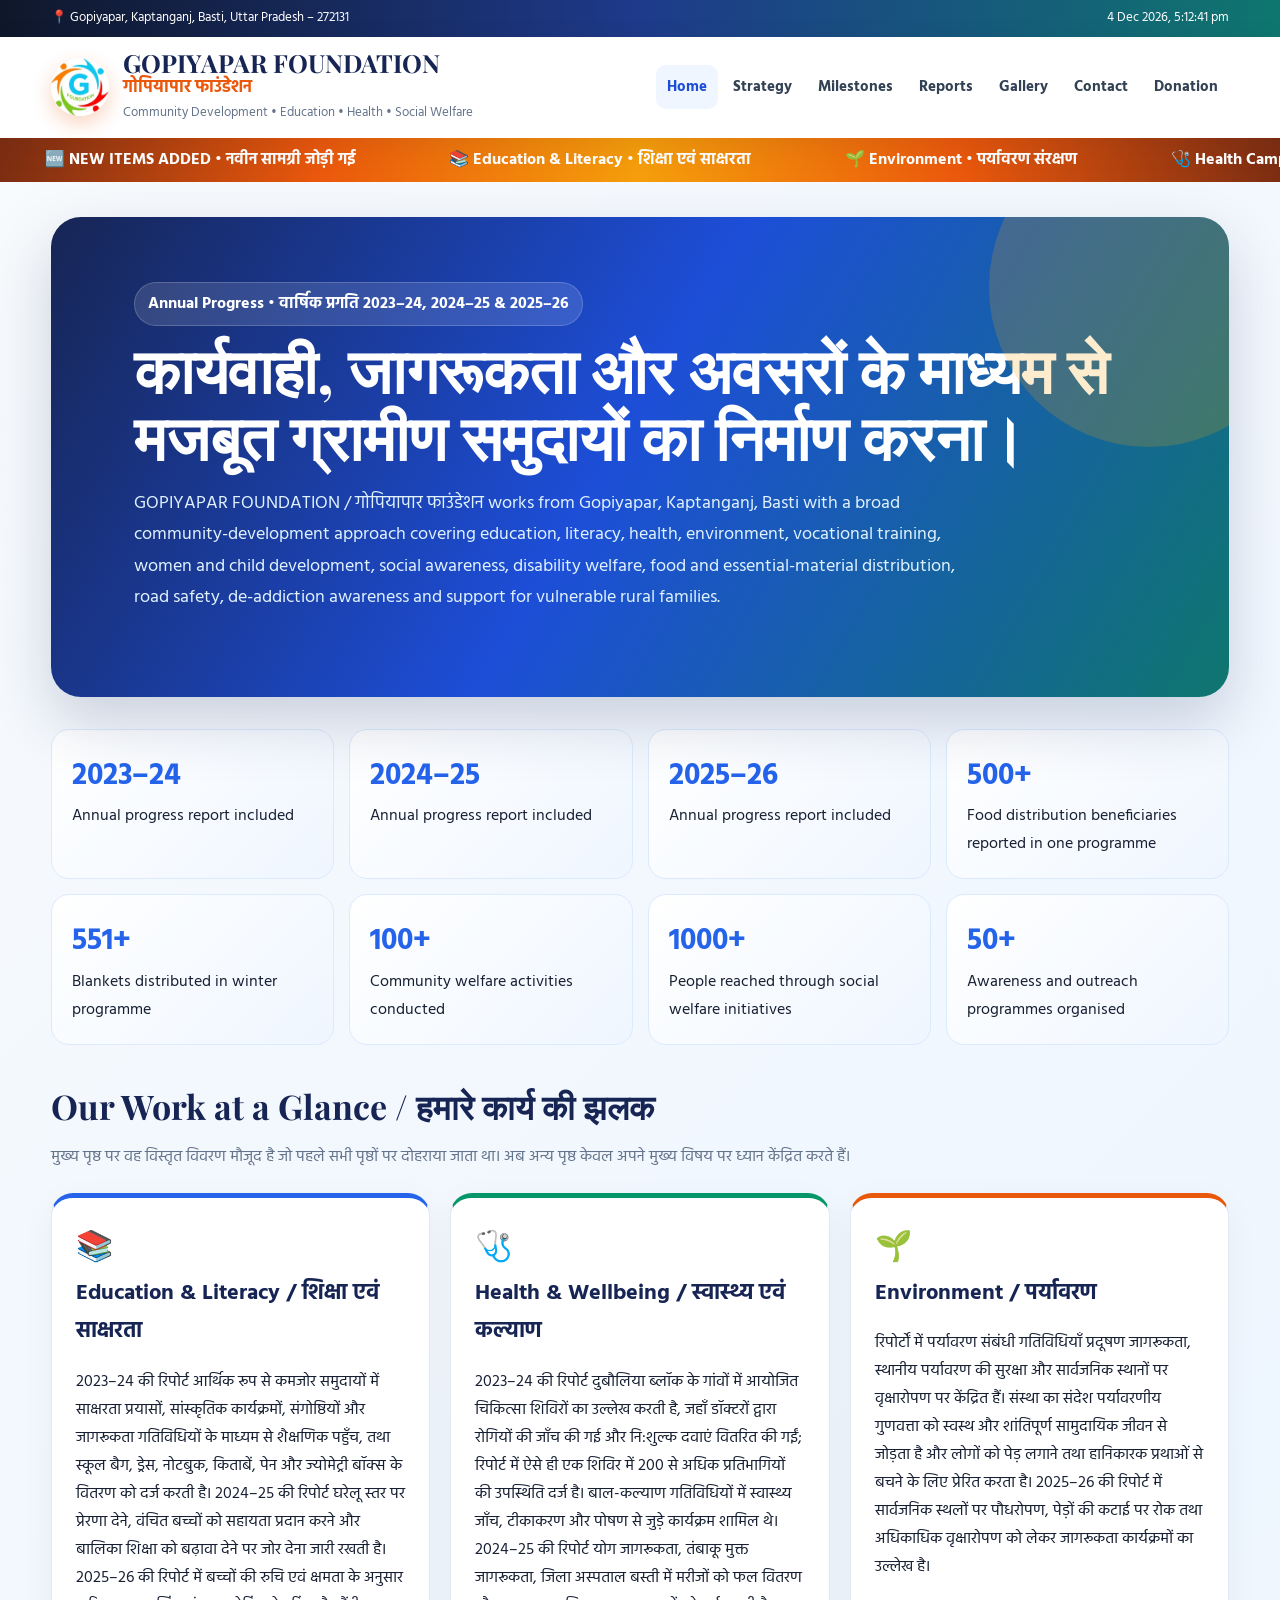
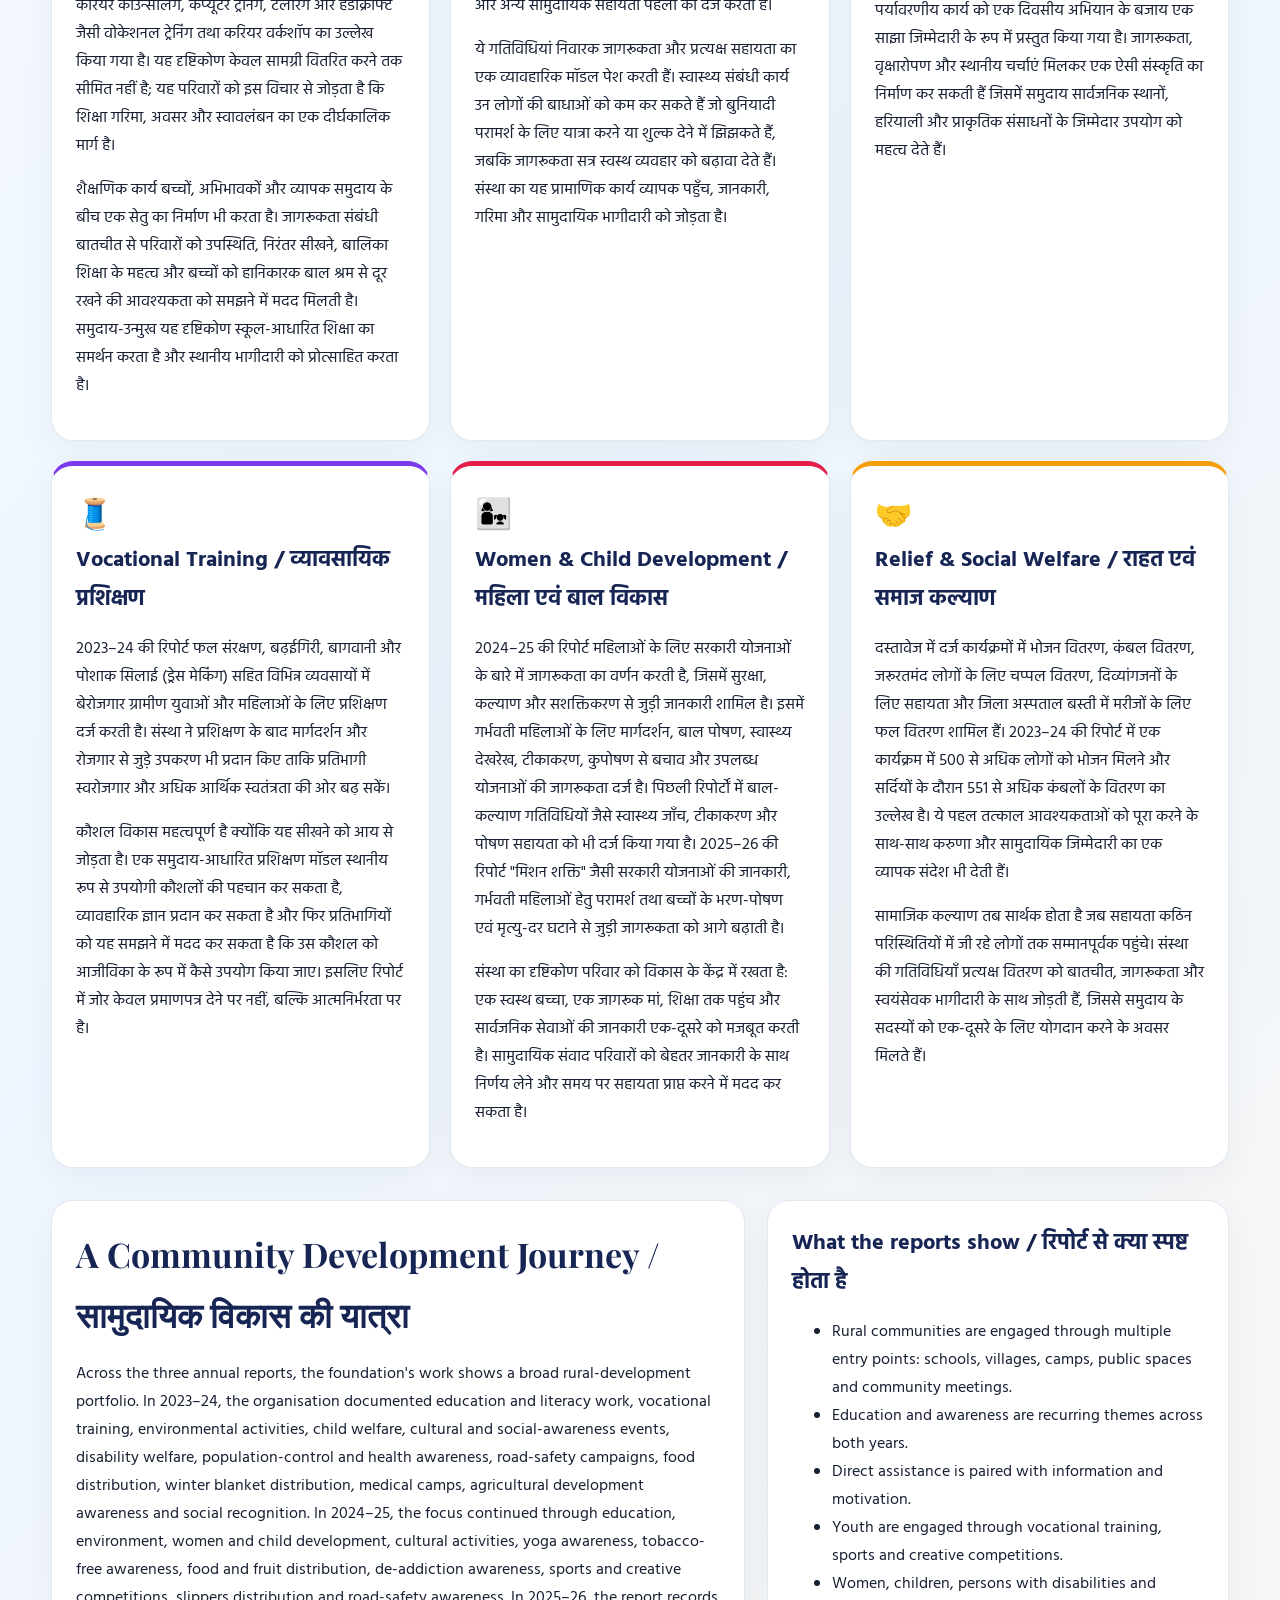
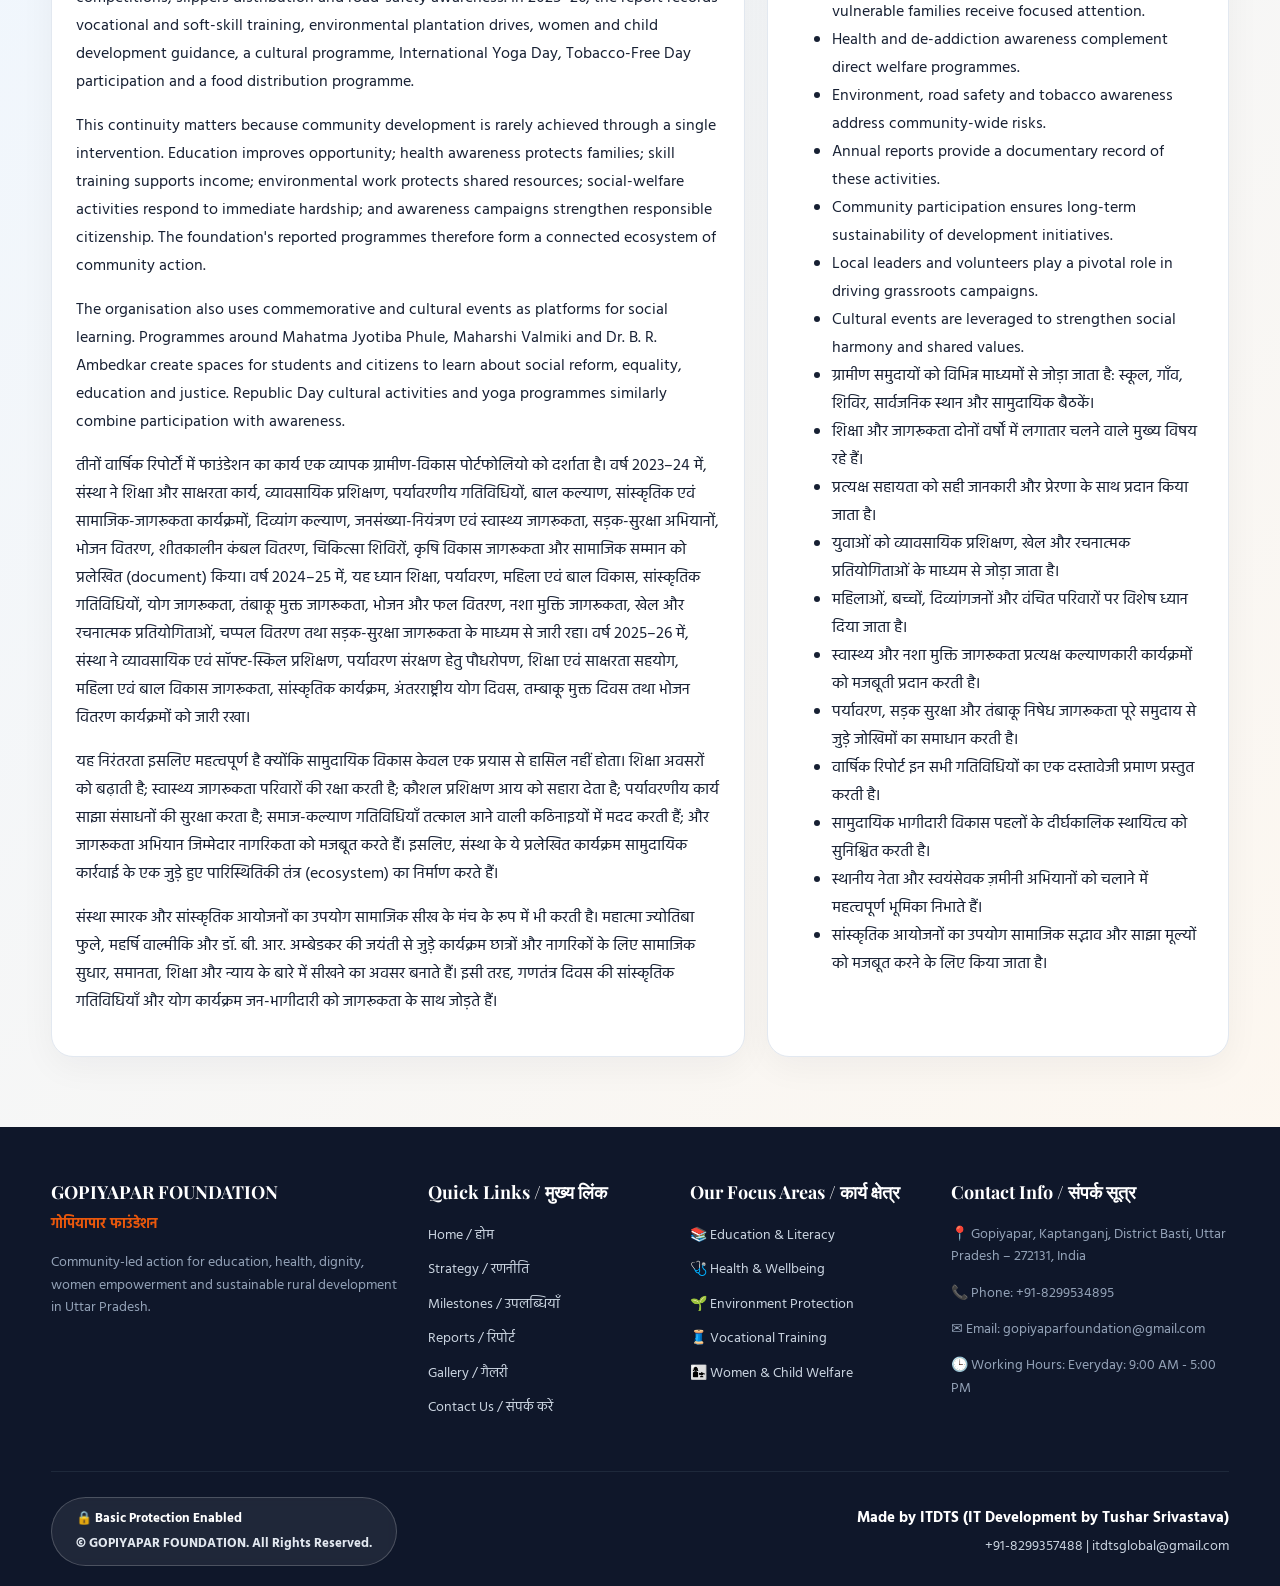
<file: index.html>
<!doctype html>
<html lang="en">
<head>
    <meta charset="utf-8">
    <meta name="viewport" content="width=device-width,initial-scale=1">
    <title>Home | Gopiyapar Foundation / गोपियापार फाउंडेशन</title>
    <link rel="stylesheet" href="style.css">
</head>
<body>
    <div id="logoPopup" style="position:fixed;top:0;left:0;width:100%;height:100%;background:#fff;display:flex;justify-content:center;align-items:center;z-index:9999;">
        <img src="images/logo.png" style="max-width:150px;">
    </div>

    <script>
        window.onload = function() {
            setTimeout(() => {
                document.getElementById("logoPopup").style.display = "none";
            }, 2000);
        }
    </script>

    <div class="top">
        <div class="topin">
            <span>📍 Gopiyapar, Kaptanganj, Basti, Uttar Pradesh – 272131</span>
            <span id="clock">Loading date & time…</span>
        </div>
    </div>

    <div class="brandbar">
        <div class="brandin">
            <div class="brand">
                <div class="logo" onclick="window.location.href='index.html'">
                    <img src="images/logo.png" alt="Gopiyapar Foundation Logo">
                </div>
                <div>
                    <h1>GOPIYAPAR FOUNDATION <span>गोपियापार फाउंडेशन</span></h1>
                    <small>Community Development • Education • Health • Social Welfare</small>
                </div>
            </div>
            <button class="menu" type="button" aria-label="Open navigation" aria-expanded="false" onclick="toggleNav()">☰</button>
            <nav>
                <a href="index.html">Home</a>
                <a href="strategy.html">Strategy</a>
                <a href="milestones.html">Milestones</a>
                <a href="reports.html">Reports</a>
                <a href="gallery.html">Gallery</a>
                <a href="contact.html">Contact</a>
                <a href="donation.html">Donation</a>
            </nav>
        </div>
    </div>

    <div class="ticker">
        <div class="ticker-track">
            <span>🆕 NEW ITEMS ADDED • नवीन सामग्री जोड़ी गई</span>
            <span>📚 Education & Literacy • शिक्षा एवं साक्षरता</span>
            <span>🌱 Environment • पर्यावरण संरक्षण</span>
            <span>🩺 Health Camps • स्वास्थ्य शिविर</span>
            <span>👩‍👧 Women & Child Development • महिला एवं बाल विकास</span>
            <span>🤝 Community Welfare • सामुदायिक कल्याण</span>
            <span>🆕 NEW ITEMS ADDED • नवीन सामग्री जोड़ी गई</span>
            <span>📚 Education & Literacy • शिक्षा एवं साक्षरता</span>
        </div>
    </div>

    <main>
        <section class="hero">
            <span class="pill">Annual Progress • वार्षिक प्रगति 2023–24, 2024–25 & 2025–26</span>
            <h2>कार्यवाही, जागरूकता और अवसरों के माध्यम से मजबूत ग्रामीण समुदायों का निर्माण करना।</h2>
            <p>GOPIYAPAR FOUNDATION / गोपियापार फाउंडेशन works from Gopiyapar, Kaptanganj, Basti with a broad community-development approach covering education, literacy, health, environment, vocational training, women and child development, social awareness, disability welfare, food and essential-material distribution, road safety, de-addiction awareness and support for vulnerable rural families.</p>
        </section>

        <section class="section">
            <div class="facts">
    <div class="fact"><strong>2023–24</strong>Annual progress report included</div>
    <div class="fact"><strong>2024–25</strong>Annual progress report included</div>
    <div class="fact"><strong>2025–26</strong>Annual progress report included</div>
    <div class="fact"><strong>500+</strong>Food distribution beneficiaries reported in one programme</div>
    <div class="fact"><strong>551+</strong>Blankets distributed in winter programme</div>
    <div class="fact"><strong>100+</strong>Community welfare activities conducted</div>
    <div class="fact"><strong>1000+</strong>People reached through social welfare initiatives</div>
    <div class="fact"><strong>50+</strong>Awareness and outreach programmes organised</div>
</div>
        </section>

       <section class="section">
    <h2 class="section-title">Our Work at a Glance / हमारे कार्य की झलक</h2>
    <p class="section-sub">मुख्य पृष्ठ पर वह विस्तृत विवरण मौजूद है जो पहले सभी पृष्ठों पर दोहराया जाता था। अब अन्य पृष्ठ केवल अपने मुख्य विषय पर ध्यान केंद्रित करते हैं।</p>
    <div class="grid">
        <div class="card blue">
            <div class="icon">📚</div>
            <h3>Education & Literacy / शिक्षा एवं साक्षरता</h3>
            <p>2023–24 की रिपोर्ट आर्थिक रूप से कमजोर समुदायों में साक्षरता प्रयासों, सांस्कृतिक कार्यक्रमों, संगोष्ठियों और जागरूकता गतिविधियों के माध्यम से शैक्षणिक पहुँच, तथा स्कूल बैग, ड्रेस, नोटबुक, किताबें, पेन और ज्योमेट्री बॉक्स के वितरण को दर्ज करती है। 2024–25 की रिपोर्ट घरेलू स्तर पर प्रेरणा देने, वंचित बच्चों को सहायता प्रदान करने और बालिका शिक्षा को बढ़ावा देने पर जोर देना जारी रखती है। 2025–26 की रिपोर्ट में बच्चों की रुचि एवं क्षमता के अनुसार करियर काउन्सलिंग, कंप्यूटर ट्रेनिंग, टेलरिंग और हैंडीक्राफ्ट जैसी वोकेशनल ट्रेनिंग तथा करियर वर्कशॉप का उल्लेख किया गया है। यह दृष्टिकोण केवल सामग्री वितरित करने तक सीमित नहीं है; यह परिवारों को इस विचार से जोड़ता है कि शिक्षा गरिमा, अवसर और स्वावलंबन का एक दीर्घकालिक मार्ग है।</p>
            <p>शैक्षणिक कार्य बच्चों, अभिभावकों और व्यापक समुदाय के बीच एक सेतु का निर्माण भी करता है। जागरूकता संबंधी बातचीत से परिवारों को उपस्थिति, निरंतर सीखने, बालिका शिक्षा के महत्व और बच्चों को हानिकारक बाल श्रम से दूर रखने की आवश्यकता को समझने में मदद मिलती है। समुदाय-उन्मुख यह दृष्टिकोण स्कूल-आधारित शिक्षा का समर्थन करता है और स्थानीय भागीदारी को प्रोत्साहित करता है।</p>
        </div>

        <div class="card green">
            <div class="icon">🩺</div>
            <h3>Health & Wellbeing / स्वास्थ्य एवं कल्याण</h3>
            <p>2023–24 की रिपोर्ट दुबौलिया ब्लॉक के गांवों में आयोजित चिकित्सा शिविरों का उल्लेख करती है, जहाँ डॉक्टरों द्वारा रोगियों की जाँच की गई और नि:शुल्क दवाएं वितरित की गईं; रिपोर्ट में ऐसे ही एक शिविर में 200 से अधिक प्रतिभागियों की उपस्थिति दर्ज है। बाल-कल्याण गतिविधियों में स्वास्थ्य जाँच, टीकाकरण और पोषण से जुड़े कार्यक्रम शामिल थे। 2024–25 की रिपोर्ट योग जागरूकता, तंबाकू मुक्त जागरूकता, जिला अस्पताल बस्ती में मरीजों को फल वितरण और अन्य सामुदायिक सहायता पहलों को दर्ज करती है।</p>
            <p>ये गतिविधियां निवारक जागरूकता और प्रत्यक्ष सहायता का एक व्यावहारिक मॉडल पेश करती हैं। स्वास्थ्य संबंधी कार्य उन लोगों की बाधाओं को कम कर सकते हैं जो बुनियादी परामर्श के लिए यात्रा करने या शुल्क देने में झिझकते हैं, जबकि जागरूकता सत्र स्वस्थ व्यवहार को बढ़ावा देते हैं। संस्था का यह प्रामाणिक कार्य व्यापक पहुँच, जानकारी, गरिमा और सामुदायिक भागीदारी को जोड़ता है।</p>
        </div>

        <div class="card orange">
            <div class="icon">🌱</div>
            <h3>Environment / पर्यावरण</h3>
            <p>रिपोर्टों में पर्यावरण संबंधी गतिविधियाँ प्रदूषण जागरूकता, स्थानीय पर्यावरण की सुरक्षा और सार्वजनिक स्थानों पर वृक्षारोपण पर केंद्रित हैं। संस्था का संदेश पर्यावरणीय गुणवत्ता को स्वस्थ और शांतिपूर्ण सामुदायिक जीवन से जोड़ता है और लोगों को पेड़ लगाने तथा हानिकारक प्रथाओं से बचने के लिए प्रेरित करता है। 2025–26 की रिपोर्ट में सार्वजनिक स्थलों पर पौधरोपण, पेड़ों की कटाई पर रोक तथा अधिकाधिक वृक्षारोपण को लेकर जागरूकता कार्यक्रमों का उल्लेख है।</p>
            <p>पर्यावरणीय कार्य को एक दिवसीय अभियान के बजाय एक साझा जिम्मेदारी के रूप में प्रस्तुत किया गया है। जागरूकता, वृक्षारोपण और स्थानीय चर्चाएं मिलकर एक ऐसी संस्कृति का निर्माण कर सकती हैं जिसमें समुदाय सार्वजनिक स्थानों, हरियाली और प्राकृतिक संसाधनों के जिम्मेदार उपयोग को महत्व देते हैं।</p>
        </div>

        <div class="card purple">
            <div class="icon">🧵</div>
            <h3>Vocational Training / व्यावसायिक प्रशिक्षण</h3>
            <p>2023–24 की रिपोर्ट फल संरक्षण, बढ़ईगिरी, बागवानी और पोशाक सिलाई (ड्रेस मेकिंग) सहित विभिन्न व्यवसायों में बेरोजगार ग्रामीण युवाओं और महिलाओं के लिए प्रशिक्षण दर्ज करती है। संस्था ने प्रशिक्षण के बाद मार्गदर्शन और रोजगार से जुड़े उपकरण भी प्रदान किए ताकि प्रतिभागी स्वरोजगार और अधिक आर्थिक स्वतंत्रता की ओर बढ़ सकें।</p>
            <p>कौशल विकास महत्वपूर्ण है क्योंकि यह सीखने को आय से जोड़ता है। एक समुदाय-आधारित प्रशिक्षण मॉडल स्थानीय रूप से उपयोगी कौशलों की पहचान कर सकता है, व्यावहारिक ज्ञान प्रदान कर सकता है और फिर प्रतिभागियों को यह समझने में मदद कर सकता है कि उस कौशल को आजीविका के रूप में कैसे उपयोग किया जाए। इसलिए रिपोर्ट में जोर केवल प्रमाणपत्र देने पर नहीं, बल्कि आत्मनिर्भरता पर है।</p>
        </div>

        <div class="card rose">
            <div class="icon">👩‍👧</div>
            <h3>Women & Child Development / महिला एवं बाल विकास</h3>
            <p>2024–25 की रिपोर्ट महिलाओं के लिए सरकारी योजनाओं के बारे में जागरूकता का वर्णन करती है, जिसमें सुरक्षा, कल्याण और सशक्तिकरण से जुड़ी जानकारी शामिल है। इसमें गर्भवती महिलाओं के लिए मार्गदर्शन, बाल पोषण, स्वास्थ्य देखरेख, टीकाकरण, कुपोषण से बचाव और उपलब्ध योजनाओं की जागरूकता दर्ज है। पिछली रिपोर्टों में बाल-कल्याण गतिविधियों जैसे स्वास्थ्य जाँच, टीकाकरण और पोषण सहायता को भी दर्ज किया गया है। 2025–26 की रिपोर्ट "मिशन शक्ति" जैसी सरकारी योजनाओं की जानकारी, गर्भवती महिलाओं हेतु परामर्श तथा बच्चों के भरण-पोषण एवं मृत्यु-दर घटाने से जुड़ी जागरूकता को आगे बढ़ाती है।</p>
            <p>संस्था का दृष्टिकोण परिवार को विकास के केंद्र में रखता है: एक स्वस्थ बच्चा, एक जागरूक मां, शिक्षा तक पहुंच और सार्वजनिक सेवाओं की जानकारी एक-दूसरे को मजबूत करती है। सामुदायिक संवाद परिवारों को बेहतर जानकारी के साथ निर्णय लेने और समय पर सहायता प्राप्त करने में मदद कर सकता है।</p>
        </div>

        <div class="card gold">
            <div class="icon">🤝</div>
            <h3>Relief & Social Welfare / राहत एवं समाज कल्याण</h3>
            <p>दस्तावेज में दर्ज कार्यक्रमों में भोजन वितरण, कंबल वितरण, जरूरतमंद लोगों के लिए चप्पल वितरण, दिव्यांगजनों के लिए सहायता और जिला अस्पताल बस्ती में मरीजों के लिए फल वितरण शामिल हैं। 2023–24 की रिपोर्ट में एक कार्यक्रम में 500 से अधिक लोगों को भोजन मिलने और सर्दियों के दौरान 551 से अधिक कंबलों के वितरण का उल्लेख है। ये पहल तत्काल आवश्यकताओं को पूरा करने के साथ-साथ करुणा और सामुदायिक जिम्मेदारी का एक व्यापक संदेश भी देती हैं।</p>
            <p>सामाजिक कल्याण तब सार्थक होता है जब सहायता कठिन परिस्थितियों में जी रहे लोगों तक सम्मानपूर्वक पहुंचे। संस्था की गतिविधियाँ प्रत्यक्ष वितरण को बातचीत, जागरूकता और स्वयंसेवक भागीदारी के साथ जोड़ती हैं, जिससे समुदाय के सदस्यों को एक-दूसरे के लिए योगदान करने के अवसर मिलते हैं।</p>
        </div>
    </div>
</section>

        <section class="section">
            <div class="two">
                <div class="card">
                    <h2 class="section-title">A Community Development Journey / सामुदायिक विकास की यात्रा</h2>
                    <p>Across the three annual reports, the foundation's work shows a broad rural-development portfolio. In 2023–24, the organisation documented education and literacy work, vocational training, environmental activities, child welfare, cultural and social-awareness events, disability welfare, population-control and health awareness, road-safety campaigns, food distribution, winter blanket distribution, medical camps, agricultural development awareness and social recognition. In 2024–25, the focus continued through education, environment, women and child development, cultural activities, yoga awareness, tobacco-free awareness, food and fruit distribution, de-addiction awareness, sports and creative competitions, slippers distribution and road-safety awareness. In 2025–26, the report records vocational and soft-skill training, environmental plantation drives, women and child development guidance, a cultural programme, International Yoga Day, Tobacco-Free Day participation and a food distribution programme.</p>
                    <p>This continuity matters because community development is rarely achieved through a single intervention. Education improves opportunity; health awareness protects families; skill training supports income; environmental work protects shared resources; social-welfare activities respond to immediate hardship; and awareness campaigns strengthen responsible citizenship. The foundation's reported programmes therefore form a connected ecosystem of community action.</p>
                    <p>The organisation also uses commemorative and cultural events as platforms for social learning. Programmes around Mahatma Jyotiba Phule, Maharshi Valmiki and Dr. B. R. Ambedkar create spaces for students and citizens to learn about social reform, equality, education and justice. Republic Day cultural activities and yoga programmes similarly combine participation with awareness.</p>
                <p>तीनों वार्षिक रिपोर्टों में फाउंडेशन का कार्य एक व्यापक ग्रामीण-विकास पोर्टफोलियो को दर्शाता है। वर्ष 2023–24 में, संस्था ने शिक्षा और साक्षरता कार्य, व्यावसायिक प्रशिक्षण, पर्यावरणीय गतिविधियों, बाल कल्याण, सांस्कृतिक एवं सामाजिक-जागरूकता कार्यक्रमों, दिव्यांग कल्याण, जनसंख्या-नियंत्रण एवं स्वास्थ्य जागरूकता, सड़क-सुरक्षा अभियानों, भोजन वितरण, शीतकालीन कंबल वितरण, चिकित्सा शिविरों, कृषि विकास जागरूकता और सामाजिक सम्मान को प्रलेखित (document) किया। वर्ष 2024–25 में, यह ध्यान शिक्षा, पर्यावरण, महिला एवं बाल विकास, सांस्कृतिक गतिविधियों, योग जागरूकता, तंबाकू मुक्त जागरूकता, भोजन और फल वितरण, नशा मुक्ति जागरूकता, खेल और रचनात्मक प्रतियोगिताओं, चप्पल वितरण तथा सड़क-सुरक्षा जागरूकता के माध्यम से जारी रहा। वर्ष 2025–26 में, संस्था ने व्यावसायिक एवं सॉफ्ट-स्किल प्रशिक्षण, पर्यावरण संरक्षण हेतु पौधरोपण, शिक्षा एवं साक्षरता सहयोग, महिला एवं बाल विकास जागरूकता, सांस्कृतिक कार्यक्रम, अंतरराष्ट्रीय योग दिवस, तम्बाकू मुक्त दिवस तथा भोजन वितरण कार्यक्रमों को जारी रखा।</p>

<p>यह निरंतरता इसलिए महत्वपूर्ण है क्योंकि सामुदायिक विकास केवल एक प्रयास से हासिल नहीं होता। शिक्षा अवसरों को बढ़ाती है; स्वास्थ्य जागरूकता परिवारों की रक्षा करती है; कौशल प्रशिक्षण आय को सहारा देता है; पर्यावरणीय कार्य साझा संसाधनों की सुरक्षा करता है; समाज-कल्याण गतिविधियाँ तत्काल आने वाली कठिनाइयों में मदद करती हैं; और जागरूकता अभियान जिम्मेदार नागरिकता को मजबूत करते हैं। इसलिए, संस्था के ये प्रलेखित कार्यक्रम सामुदायिक कार्रवाई के एक जुड़े हुए पारिस्थितिकी तंत्र (ecosystem) का निर्माण करते हैं।</p>

<p>संस्था स्मारक और सांस्कृतिक आयोजनों का उपयोग सामाजिक सीख के मंच के रूप में भी करती है। महात्मा ज्योतिबा फुले, महर्षि वाल्मीकि और डॉ. बी. आर. अम्बेडकर की जयंती से जुड़े कार्यक्रम छात्रों और नागरिकों के लिए सामाजिक सुधार, समानता, शिक्षा और न्याय के बारे में सीखने का अवसर बनाते हैं। इसी तरह, गणतंत्र दिवस की सांस्कृतिक गतिविधियाँ और योग कार्यक्रम जन-भागीदारी को जागरूकता के साथ जोड़ते हैं।</p>
                </div>

                <div class="card">
                    <h3>What the reports show / रिपोर्ट से क्या स्पष्ट होता है</h3>
                    <ul>
    <li>Rural communities are engaged through multiple entry points: schools, villages, camps, public spaces and community meetings.</li>
    <li>Education and awareness are recurring themes across both years.</li>
    <li>Direct assistance is paired with information and motivation.</li>
    <li>Youth are engaged through vocational training, sports and creative competitions.</li>
    <li>Women, children, persons with disabilities and vulnerable families receive focused attention.</li>
    <li>Health and de-addiction awareness complement direct welfare programmes.</li>
    <li>Environment, road safety and tobacco awareness address community-wide risks.</li>
    <li>Annual reports provide a documentary record of these activities.</li>
    <li>Community participation ensures long-term sustainability of development initiatives.</li>
    <li>Local leaders and volunteers play a pivotal role in driving grassroots campaigns.</li>
    <li>Cultural events are leveraged to strengthen social harmony and shared values.</li>
    
    <li>ग्रामीण समुदायों को विभिन्न माध्यमों से जोड़ा जाता है: स्कूल, गाँव, शिविर, सार्वजनिक स्थान और सामुदायिक बैठकें।</li>
    <li>शिक्षा और जागरूकता दोनों वर्षों में लगातार चलने वाले मुख्य विषय रहे हैं।</li>
    <li>प्रत्यक्ष सहायता को सही जानकारी और प्रेरणा के साथ प्रदान किया जाता है।</li>
    <li>युवाओं को व्यावसायिक प्रशिक्षण, खेल और रचनात्मक प्रतियोगिताओं के माध्यम से जोड़ा जाता है।</li>
    <li>महिलाओं, बच्चों, दिव्यांगजनों और वंचित परिवारों पर विशेष ध्यान दिया जाता है।</li>
    <li>स्वास्थ्य और नशा मुक्ति जागरूकता प्रत्यक्ष कल्याणकारी कार्यक्रमों को मजबूती प्रदान करती है।</li>
    <li>पर्यावरण, सड़क सुरक्षा और तंबाकू निषेध जागरूकता पूरे समुदाय से जुड़े जोखिमों का समाधान करती है।</li>
    <li>वार्षिक रिपोर्ट इन सभी गतिविधियों का एक दस्तावेजी प्रमाण प्रस्तुत करती है।</li>
    <li>सामुदायिक भागीदारी विकास पहलों के दीर्घकालिक स्थायित्व को सुनिश्चित करती है।</li>
    <li>स्थानीय नेता और स्वयंसेवक ज़मीनी अभियानों को चलाने में महत्वपूर्ण भूमिका निभाते हैं।</li>
    <li>सांस्कृतिक आयोजनों का उपयोग सामाजिक सद्भाव और साझा मूल्यों को मजबूत करने के लिए किया जाता है।</li>
</ul>
                </div>
            </div>
        </section>

    </main>

<footer class="site-footer">
        <div class="footer-top">
            <!-- Column 1: About Organisation -->
            <div class="footer-col">
                <h3>GOPIYAPAR FOUNDATION <span>गोपियापार फाउंडेशन</span></h3>
                <p>Community-led action for education, health, dignity, women empowerment and sustainable rural development in Uttar Pradesh.</p>
                <!-- <div class="social-links">
                    <a href="#" aria-label="Facebook">🌐</a>
                    <a href="#" aria-label="Twitter">🐤</a>
                    <a href="#" aria-label="YouTube">▶️</a>
                    <a href="#" aria-label="Instagram">📸</a>
                </div> -->
            </div>

            <!-- Column 2: Quick Links -->
            <div class="footer-col">
                <h4>Quick Links / मुख्य लिंक</h4>
                <ul class="footer-links">
                    <li><a href="index.html">Home / होम</a></li>
                    <li><a href="strategy.html">Strategy / रणनीति</a></li>
                    <li><a href="milestones.html">Milestones / उपलब्धियाँ</a></li>
                    <li><a href="reports.html">Reports / रिपोर्ट</a></li>
                    <li><a href="gallery.html">Gallery / गैलरी</a></li>
                    <li><a href="contact.html">Contact Us / संपर्क करें</a></li>
                </ul>
            </div>

            <!-- Column 3: Work Areas -->
            <div class="footer-col">
                <h4>Our Focus Areas / कार्य क्षेत्र</h4>
                <ul class="footer-links">
                    <li><a href="index.html">📚 Education & Literacy</a></li>
                    <li><a href="index.html">🩺 Health & Wellbeing</a></li>
                    <li><a href="index.html">🌱 Environment Protection</a></li>
                    <li><a href="index.html">🧵 Vocational Training</a></li>
                    <li><a href="index.html">👩‍👧 Women & Child Welfare</a></li>
                </ul>
            </div>

            <!-- Column 4: Contact Details -->
            <div class="footer-col footer-contact">
                <h4>Contact Info / संपर्क सूत्र</h4>
                <p>📍 Gopiyapar, Kaptanganj, District Basti, Uttar Pradesh – 272131, India</p>
                <p>📞 Phone: +91-8299534895</p>
                <p>✉️ Email: gopiyaparfoundation@gmail.com</p>
                <p>🕒 Working Hours: Everyday: 9:00 AM - 5:00 PM</p>
            </div>
        </div>

        <!-- Layout updated to match the image -->
        <div class="footer-bottom">
            <div class="footer-badge">
                <span class="badge-status">🔒 Basic Protection Enabled</span>
                <p class="badge-copyright">© GOPIYAPAR FOUNDATION. All Rights Reserved.</p>
            </div>
            <div class="footer-credits">
                <p class="credit-title">Made by ITDTS (IT Development by Tushar Srivastava)</p>
                <p class="credit-subtitle">+91-8299357488 | itdtsglobal@gmail.com</p>
            </div>
        </div>
    </footer>

    <script src="script.js"></script>
</body>
</html>
</file>
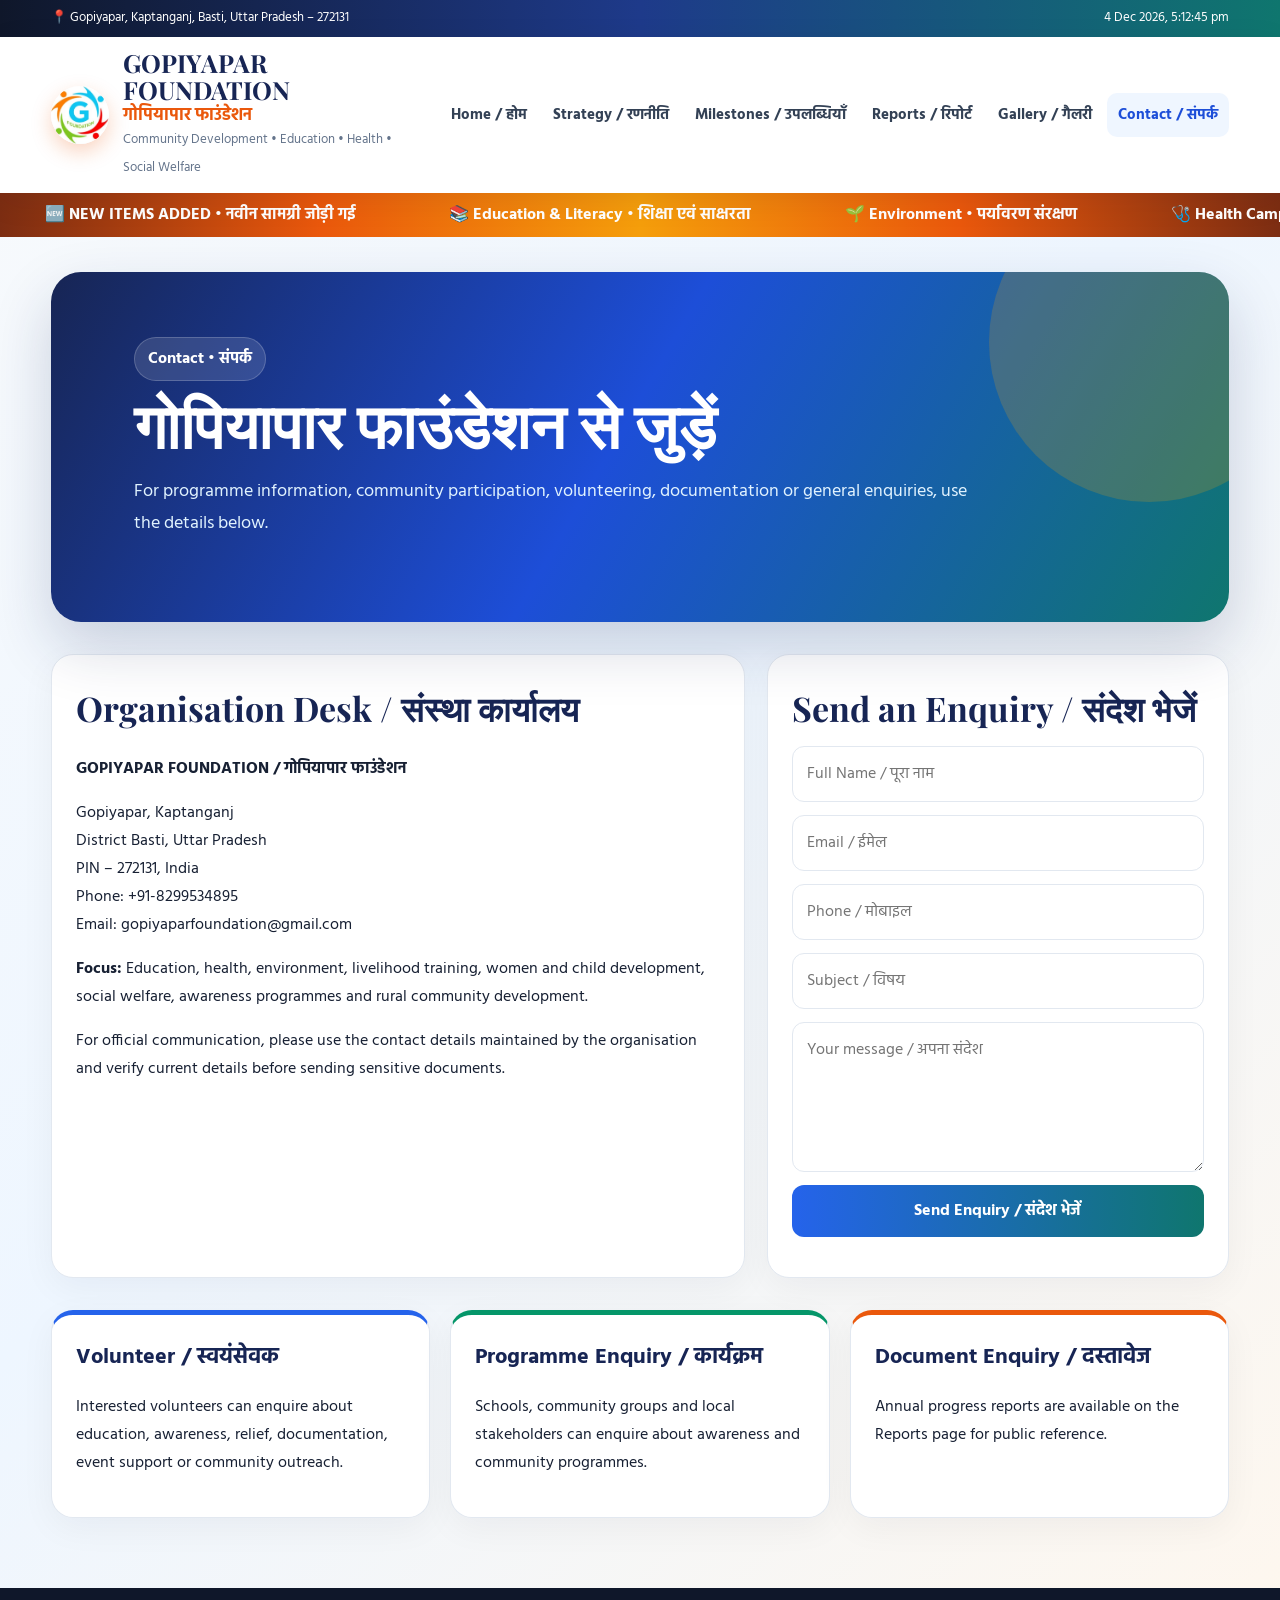
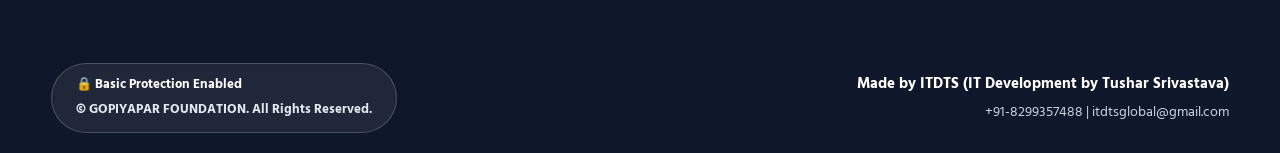
<file: contact.html>
<!doctype html>
<html lang="en">
<head>
    <meta charset="utf-8">
    <meta name="viewport" content="width=device-width,initial-scale=1">
    <title>Contact / संपर्क | Gopiyapar Foundation / गोपियापार फाउंडेशन</title>
    <link rel="stylesheet" href="style.css">
</head>
<body>
    <div class="top">
        <div class="topin">
            <span>📍 Gopiyapar, Kaptanganj, Basti, Uttar Pradesh – 272131</span>
            <span id="clock">Loading date & time…</span>
        </div>
    </div>

    <div class="brandbar">
        <div class="brandin">
            <div class="brand">
                <div class="logo" onclick="window.location.href='index.html'">
                    <img src="images/logo.png" alt="Gopiyapar Foundation Logo">
                </div>
                <div>
                    <h1>GOPIYAPAR FOUNDATION <span>गोपियापार फाउंडेशन</span></h1>
                    <small>Community Development • Education • Health • Social Welfare</small>
                </div>
            </div>
            <button class="menu" type="button" aria-label="Open navigation" aria-expanded="false" onclick="toggleNav()">☰</button>
            <nav>
                <a href="index.html">Home / होम</a>
                <a href="strategy.html">Strategy / रणनीति</a>
                <a href="milestones.html">Milestones / उपलब्धियाँ</a>
                <a href="reports.html">Reports / रिपोर्ट</a>
                <a href="gallery.html">Gallery / गैलरी</a>
                <a href="contact.html">Contact / संपर्क</a>
            </nav>
        </div>
    </div>

    <div class="ticker">
        <div class="ticker-track">
            <span>🆕 NEW ITEMS ADDED • नवीन सामग्री जोड़ी गई</span>
            <span>📚 Education & Literacy • शिक्षा एवं साक्षरता</span>
            <span>🌱 Environment • पर्यावरण संरक्षण</span>
            <span>🩺 Health Camps • स्वास्थ्य शिविर</span>
            <span>👩‍👧 Women & Child Development • महिला एवं बाल विकास</span>
            <span>🤝 Community Welfare • सामुदायिक कल्याण</span>
            <span>🆕 NEW ITEMS ADDED • नवीन सामग्री जोड़ी गई</span>
            <span>📚 Education & Literacy • शिक्षा एवं साक्षरता</span>
        </div>
    </div>

    <main>
        <section class="hero">
            <span class="pill">Contact • संपर्क</span>
            <h2>गोपियापार फाउंडेशन से जुड़ें</h2>
            <p>For programme information, community participation, volunteering, documentation or general enquiries, use the details below.</p>
        </section>

        <section class="section">
            <div class="two">
                <div class="card">
                    <h2 class="section-title">Organisation Desk / संस्था कार्यालय</h2>
                    <p><b>GOPIYAPAR FOUNDATION / गोपियापार फाउंडेशन</b></p>
                    <p>
                        Gopiyapar, Kaptanganj<br>
                        District Basti, Uttar Pradesh<br>
                        PIN – 272131, India<br>
                        Phone: +91-8299534895<br>
                        Email: gopiyaparfoundation@gmail.com
                    </p>
                    <p><b>Focus:</b> Education, health, environment, livelihood training, women and child development, social welfare, awareness programmes and rural community development.</p>
                    <p>For official communication, please use the contact details maintained by the organisation and verify current details before sending sensitive documents.</p>
                </div>

                <div class="card">
                    <h2 class="section-title">Send an Enquiry / संदेश भेजें</h2>
                    <form id="contactForm" action="https://formsubmit.co/gopiyaparfoundation@gmail.com" method="POST">
                        <input required placeholder="Full Name / पूरा नाम">
                        <input required type="email" placeholder="Email / ईमेल">
                        <input placeholder="Phone / मोबाइल">
                        <input placeholder="Subject / विषय">
                        <textarea required placeholder="Your message / अपना संदेश"></textarea>
                        <button class="btn" type="submit">Send Enquiry / संदेश भेजें</button>
                    </form>
                    <p id="formMsg" style="color:#047857;font-weight:700"></p>
                </div>
            </div>
        </section>

        <section class="section">
            <div class="grid">
                <div class="card blue">
                    <h3>Volunteer / स्वयंसेवक</h3>
                    <p>Interested volunteers can enquire about education, awareness, relief, documentation, event support or community outreach.</p>
                </div>
                <div class="card green">
                    <h3>Programme Enquiry / कार्यक्रम</h3>
                    <p>Schools, community groups and local stakeholders can enquire about awareness and community programmes.</p>
                </div>
                <div class="card orange">
                    <h3>Document Enquiry / दस्तावेज</h3>
                    <p>Annual progress reports are available on the Reports page for public reference.</p>
                </div>
            </div>
        </section>
    </main>

    <footer class="site-footer">
        <div class="footer-bottom">
            <div class="footer-badge">
                <span class="badge-status">🔒 Basic Protection Enabled</span>
                <p class="badge-copyright">© GOPIYAPAR FOUNDATION. All Rights Reserved.</p>
            </div>
            <div class="footer-credits">
                <p class="credit-title">Made by ITDTS (IT Development by Tushar Srivastava)</p>
                <p class="credit-subtitle">+91-8299357488 | itdtsglobal@gmail.com</p>
            </div>
        </div>
    </footer>

    <script src="script.js"></script>
</body>
</html>
</file>
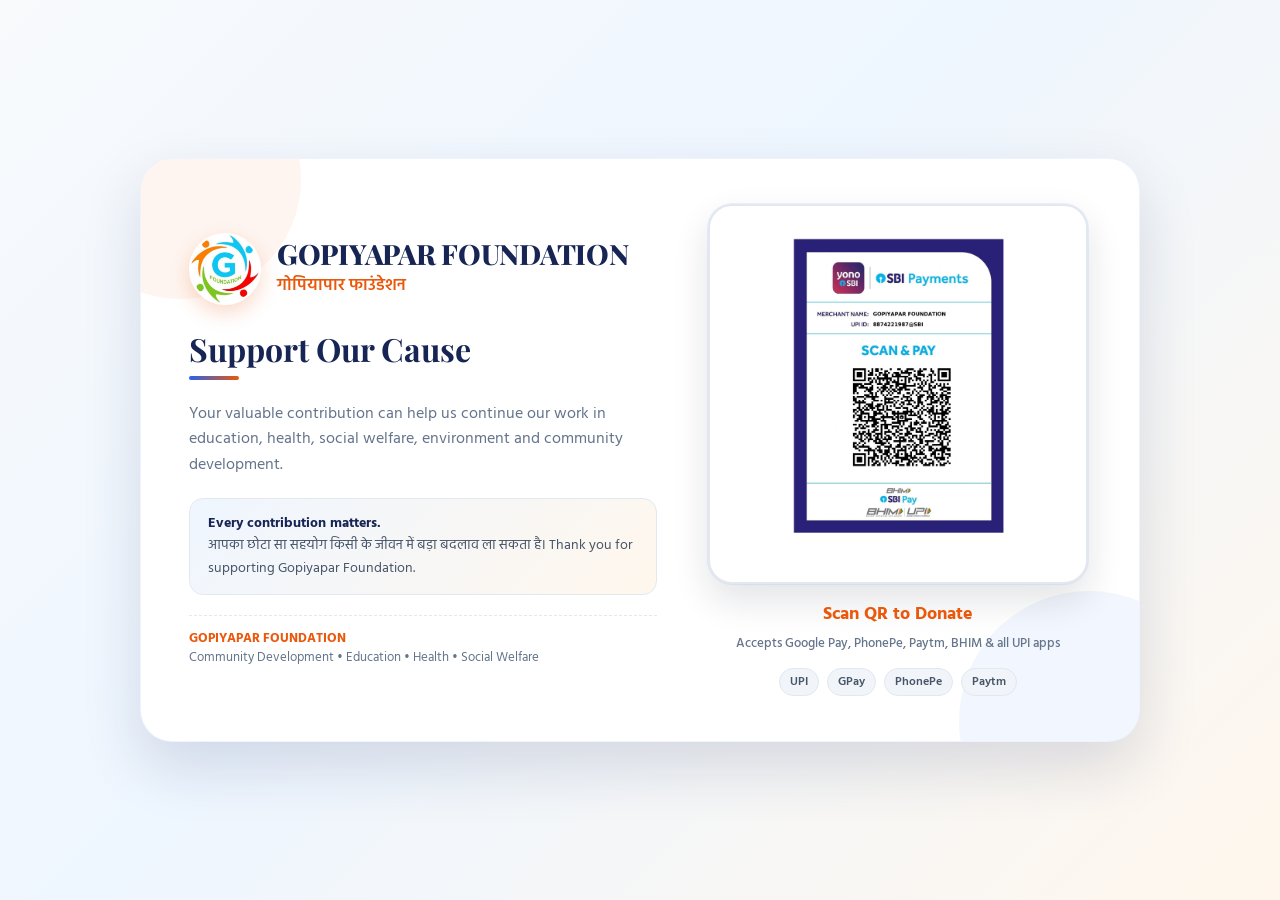
<file: donation.html>
<!DOCTYPE html>
<html lang="en">

<head>
    <meta charset="UTF-8">
    <meta name="viewport" content="width=device-width, initial-scale=1.0">

    <title>Donate | Gopiyapar Foundation</title>

    <style>
        /* =========================================================
           GOPIYAPAR FOUNDATION - DONATION PAGE
           2-Column Layout: Content Left, Big QR Right
        ========================================================= */

        @import url('https://fonts.googleapis.com/css2?family=Hind:wght@400;500;600;700&family=Playfair+Display:wght@600;700;800&display=swap');

        :root {
            --navy: #172554;
            --blue: #2563eb;
            --sky: #0ea5e9;
            --teal: #0f766e;
            --orange: #ea580c;
            --gold: #f59e0b;
            --ink: #172033;
            --muted: #64748b;
            --white: #ffffff;
            --border-color: #e2e8f0;
        }

        * {
            box-sizing: border-box;
            margin: 0;
            padding: 0;
        }

        html {
            min-height: 100%;
        }

        body {
            min-height: 100vh;
            display: flex;
            align-items: center;
            justify-content: center;
            padding: 40px 20px;
            background: linear-gradient(135deg, #f8fafc 0%, #eef6ff 45%, #fff7ed 100%);
            color: var(--ink);
            font-family: 'Hind', system-ui, -apple-system, sans-serif;
        }

        /* =========================================================
           MAIN DONATION CONTAINER
        ========================================================= */

        .donation-wrapper {
            width: 100%;
            max-width: 1000px;
        }

        .donation-card {
            position: relative;
            overflow: hidden;
            background: var(--white);
            border-radius: 32px;
            padding: 45px 48px;
            box-shadow: 0 25px 60px rgba(23, 37, 84, 0.14);
            border: 1px solid rgba(37, 99, 235, 0.08);
            display: flex;
            flex-direction: row;
            align-items: center;
            justify-content: space-between;
            gap: 48px;
        }

        /* Decorative background elements */
        .donation-card::before {
            content: "";
            position: absolute;
            width: 240px;
            height: 240px;
            border-radius: 50%;
            background: rgba(234, 88, 12, 0.06);
            top: -100px;
            left: -80px;
            pointer-events: none;
        }

        .donation-card::after {
            content: "";
            position: absolute;
            width: 260px;
            height: 260px;
            border-radius: 50%;
            background: rgba(37, 99, 235, 0.06);
            bottom: -110px;
            right: -80px;
            pointer-events: none;
        }

        /* =========================================================
           LEFT COLUMN - CONTENT
        ========================================================= */

        .content-col {
            flex: 1.15;
            position: relative;
            z-index: 2;
            text-align: left;
            display: flex;
            flex-direction: column;
            justify-content: center;
        }

        .brand-header {
            display: flex;
            align-items: center;
            gap: 16px;
            margin-bottom: 22px;
        }

        .logo-box {
            width: 72px;
            height: 72px;
            flex-shrink: 0;
            border-radius: 50%;
            background: #ffffff;
            display: flex;
            align-items: center;
            justify-content: center;
            overflow: hidden;
            box-shadow: 0 8px 20px rgba(234, 88, 12, 0.22);
            border: 2px solid #fff;
        }

        .logo-box img {
            width: 100%;
            height: 100%;
            object-fit: cover;
        }

        .brand-titles {
            display: flex;
            flex-direction: column;
        }

        .foundation-name {
            font-family: "Playfair Display", Georgia, serif;
            font-size: clamp(22px, 3vw, 28px);
            font-weight: 800;
            line-height: 1.15;
            color: var(--navy);
            letter-spacing: -0.01em;
        }

        .foundation-name-hindi {
            font-size: 17px;
            font-weight: 600;
            color: var(--orange);
            margin-top: 2px;
        }

        .donate-title {
            font-family: "Playfair Display", Georgia, serif;
            font-size: clamp(24px, 3.2vw, 32px);
            font-weight: 700;
            color: var(--navy);
            margin-bottom: 8px;
            position: relative;
            display: inline-block;
        }

        .donate-title::after {
            content: "";
            display: block;
            width: 50px;
            height: 4px;
            margin-top: 6px;
            border-radius: 10px;
            background: linear-gradient(90deg, var(--blue), var(--orange));
        }

        .donate-text {
            color: var(--muted);
            font-size: 15.5px;
            line-height: 1.65;
            margin: 14px 0 20px;
        }

        .support-box {
            padding: 14px 18px;
            border-radius: 14px;
            background: linear-gradient(135deg, #eff6ff, #fff7ed);
            border: 1px solid #e2e8f0;
            color: #475569;
            font-size: 13.5px;
            line-height: 1.65;
            margin-bottom: 20px;
        }

        .support-box strong {
            color: var(--navy);
        }

        .footer-name {
            color: var(--muted);
            font-size: 12.5px;
            line-height: 1.5;
            border-top: 1px dashed var(--border-color);
            padding-top: 14px;
        }

        .footer-name span {
            color: var(--orange);
            font-weight: 700;
        }

        /* =========================================================
           RIGHT COLUMN - BIG QR CODE
        ========================================================= */

        .qr-col {
            flex: 0.95;
            position: relative;
            z-index: 2;
            display: flex;
            flex-direction: column;
            align-items: center;
            justify-content: center;
            text-align: center;
        }

        .qr-container {
            width: 100%;
            max-width: 380px;
            padding: 18px;
            background: #ffffff;
            border-radius: 24px;
            box-shadow: 0 16px 36px rgba(15, 23, 42, 0.12), 0 0 0 1px rgba(37, 99, 235, 0.08);
            border: 2px solid #e2e8f0;
            transition: transform 0.2s ease, box-shadow 0.2s ease;
        }

        .qr-container:hover {
            transform: translateY(-3px);
            box-shadow: 0 20px 40px rgba(15, 23, 42, 0.16);
        }

        .qr-container img {
            display: block;
            width: 100%;
            height: auto;
            aspect-ratio: 1 / 1;
            object-fit: contain;
            border-radius: 14px;
        }

        .scan-text {
            font-size: 18px;
            font-weight: 700;
            color: var(--orange);
            margin-top: 16px;
            display: flex;
            align-items: center;
            justify-content: center;
            gap: 8px;
        }

        .scan-subtext {
            font-size: 13px;
            color: var(--muted);
            margin-top: 4px;
            font-weight: 500;
        }

        .payment-badges {
            display: flex;
            align-items: center;
            justify-content: center;
            gap: 8px;
            margin-top: 14px;
            flex-wrap: wrap;
        }

        .badge {
            background: #f1f5f9;
            color: #475569;
            font-size: 11.5px;
            font-weight: 600;
            padding: 4px 10px;
            border-radius: 20px;
            border: 1px solid #e2e8f0;
        }

        /* =========================================================
           RESPONSIVE DESIGN
        ========================================================= */

        @media (max-width: 860px) {
            .donation-card {
                flex-direction: column;
                gap: 36px;
                padding: 36px 24px;
                border-radius: 26px;
            }

            .content-col {
                text-align: center;
                align-items: center;
            }

            .brand-header {
                flex-direction: column;
                gap: 12px;
                text-align: center;
            }

            .donate-title::after {
                margin: 8px auto 0;
            }

            .qr-col {
                width: 100%;
            }

            .qr-container {
                max-width: 320px;
            }
        }

        @media (max-width: 480px) {
            body {
                padding: 20px 12px;
            }

            .donation-card {
                padding: 28px 16px;
            }

            .foundation-name {
                font-size: 23px;
            }

            .foundation-name-hindi {
                font-size: 16px;
            }

            .donate-title {
                font-size: 22px;
            }

            .qr-container {
                max-width: 260px;
                padding: 12px;
            }

            .scan-text {
                font-size: 16px;
            }
        }
    </style>
</head>

<body>

    <main class="donation-wrapper">

        <section class="donation-card">

            <!-- LEFT COLUMN: CONTENT -->
            <div class="content-col">

                <!-- Gopiyapar Foundation Logo & Name Header -->
                <div class="brand-header">
                    <div class="logo-box">
                        <img src="images/logo.png" alt="Gopiyapar Foundation Logo">
                    </div>
                    <div class="brand-titles">
                        <h1 class="foundation-name">GOPIYAPAR FOUNDATION</h1>
                        <div class="foundation-name-hindi">गोपियापार फाउंडेशन</div>
                    </div>
                </div>

                <!-- Donation Heading -->
                <h2 class="donate-title">Support Our Cause</h2>

                <p class="donate-text">
                    Your valuable contribution can help us continue our work
                    in education, health, social welfare, environment and
                    community development.
                </p>

                <!-- Support Message -->
                <div class="support-box">
                    <strong>Every contribution matters.</strong><br>
                    आपका छोटा सा सहयोग किसी के जीवन में बड़ा बदलाव ला सकता है। Thank you for supporting Gopiyapar Foundation.
                </div>

                <!-- Footer -->
                <div class="footer-name">
                    <span>GOPIYAPAR FOUNDATION</span><br>
                    Community Development • Education • Health • Social Welfare
                </div>

            </div>

            <!-- RIGHT COLUMN: BIG QR CODE -->
            <div class="qr-col">

                <div class="qr-container">
                    <img src="images/qr.jpg" alt="Gopiyapar Foundation Donation QR Code">
                </div>

                <div class="scan-text">
                    Scan QR to Donate
                </div>
                <div class="scan-subtext">
                    Accepts Google Pay, PhonePe, Paytm, BHIM & all UPI apps
                </div>

                <div class="payment-badges">
                    <span class="badge">UPI</span>
                    <span class="badge">GPay</span>
                    <span class="badge">PhonePe</span>
                    <span class="badge">Paytm</span>
                </div>

            </div>

        </section>

    </main>

</body>

</html>
</file>
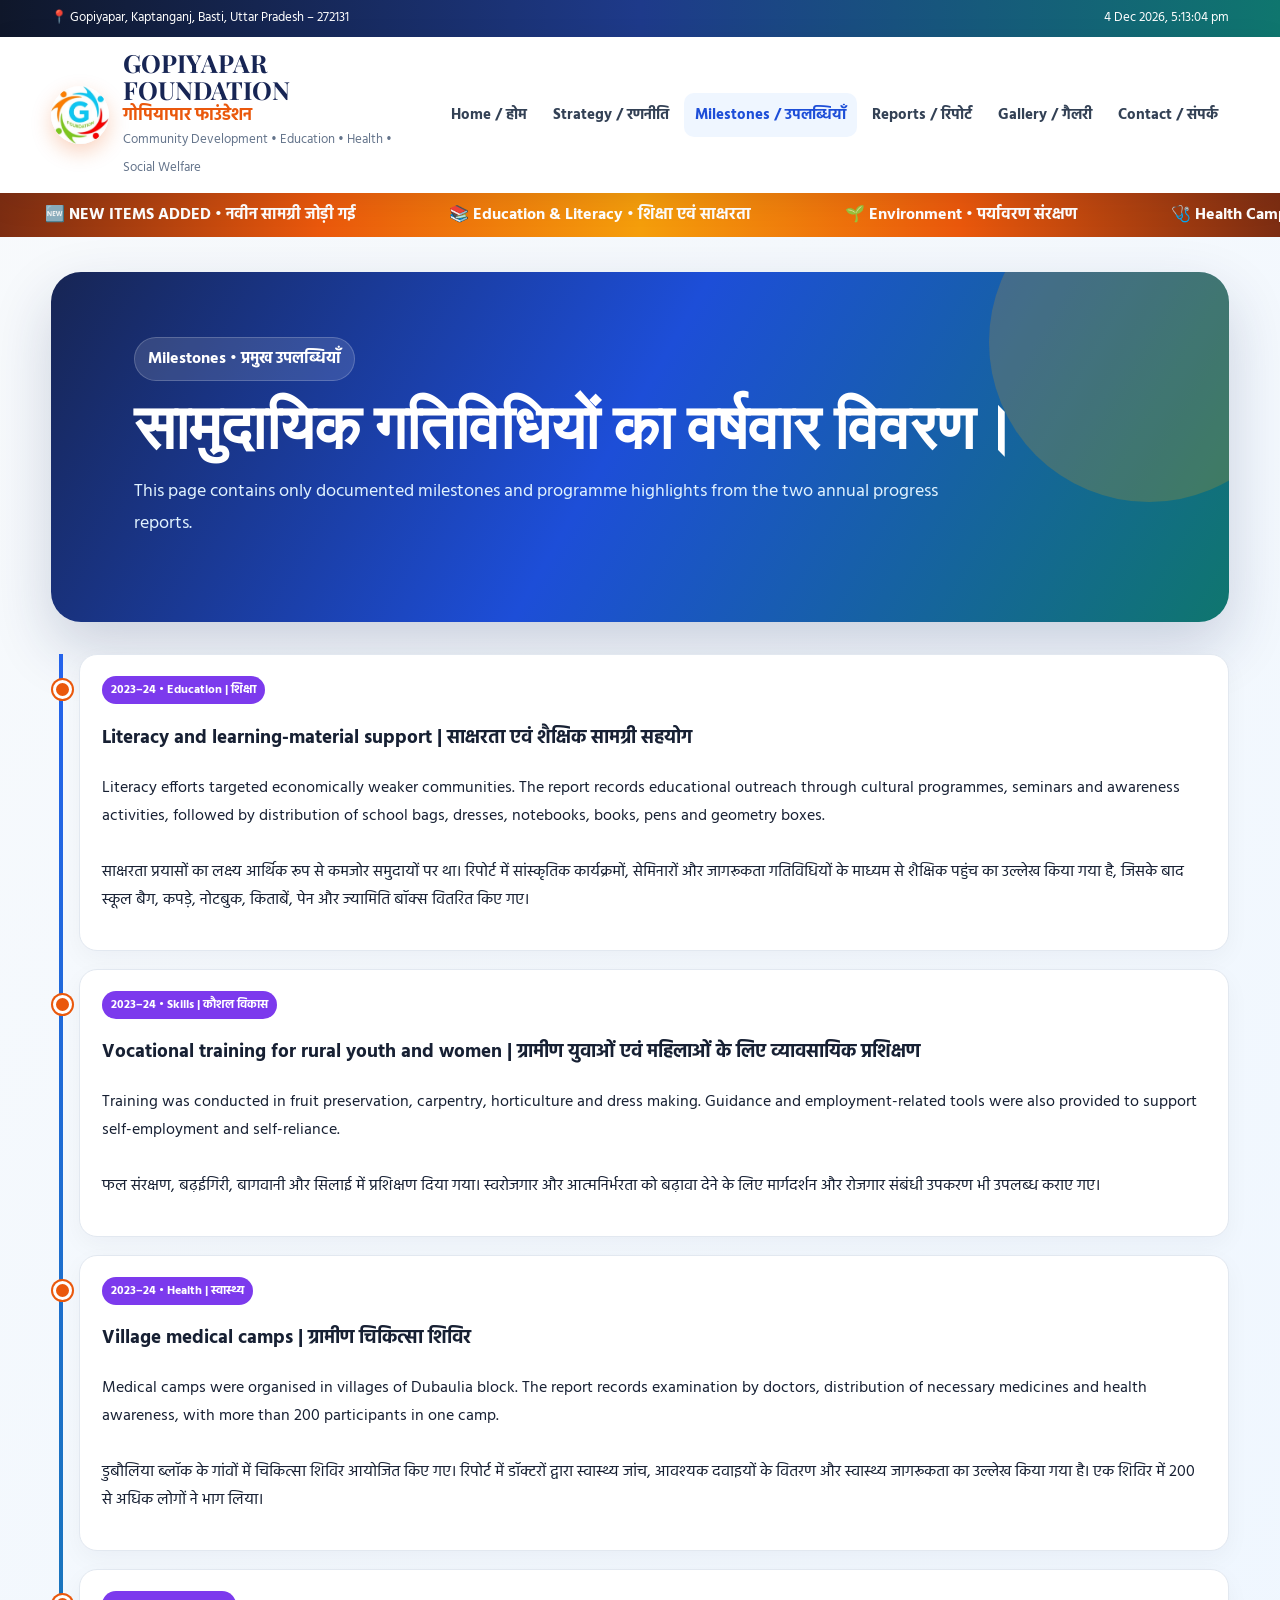
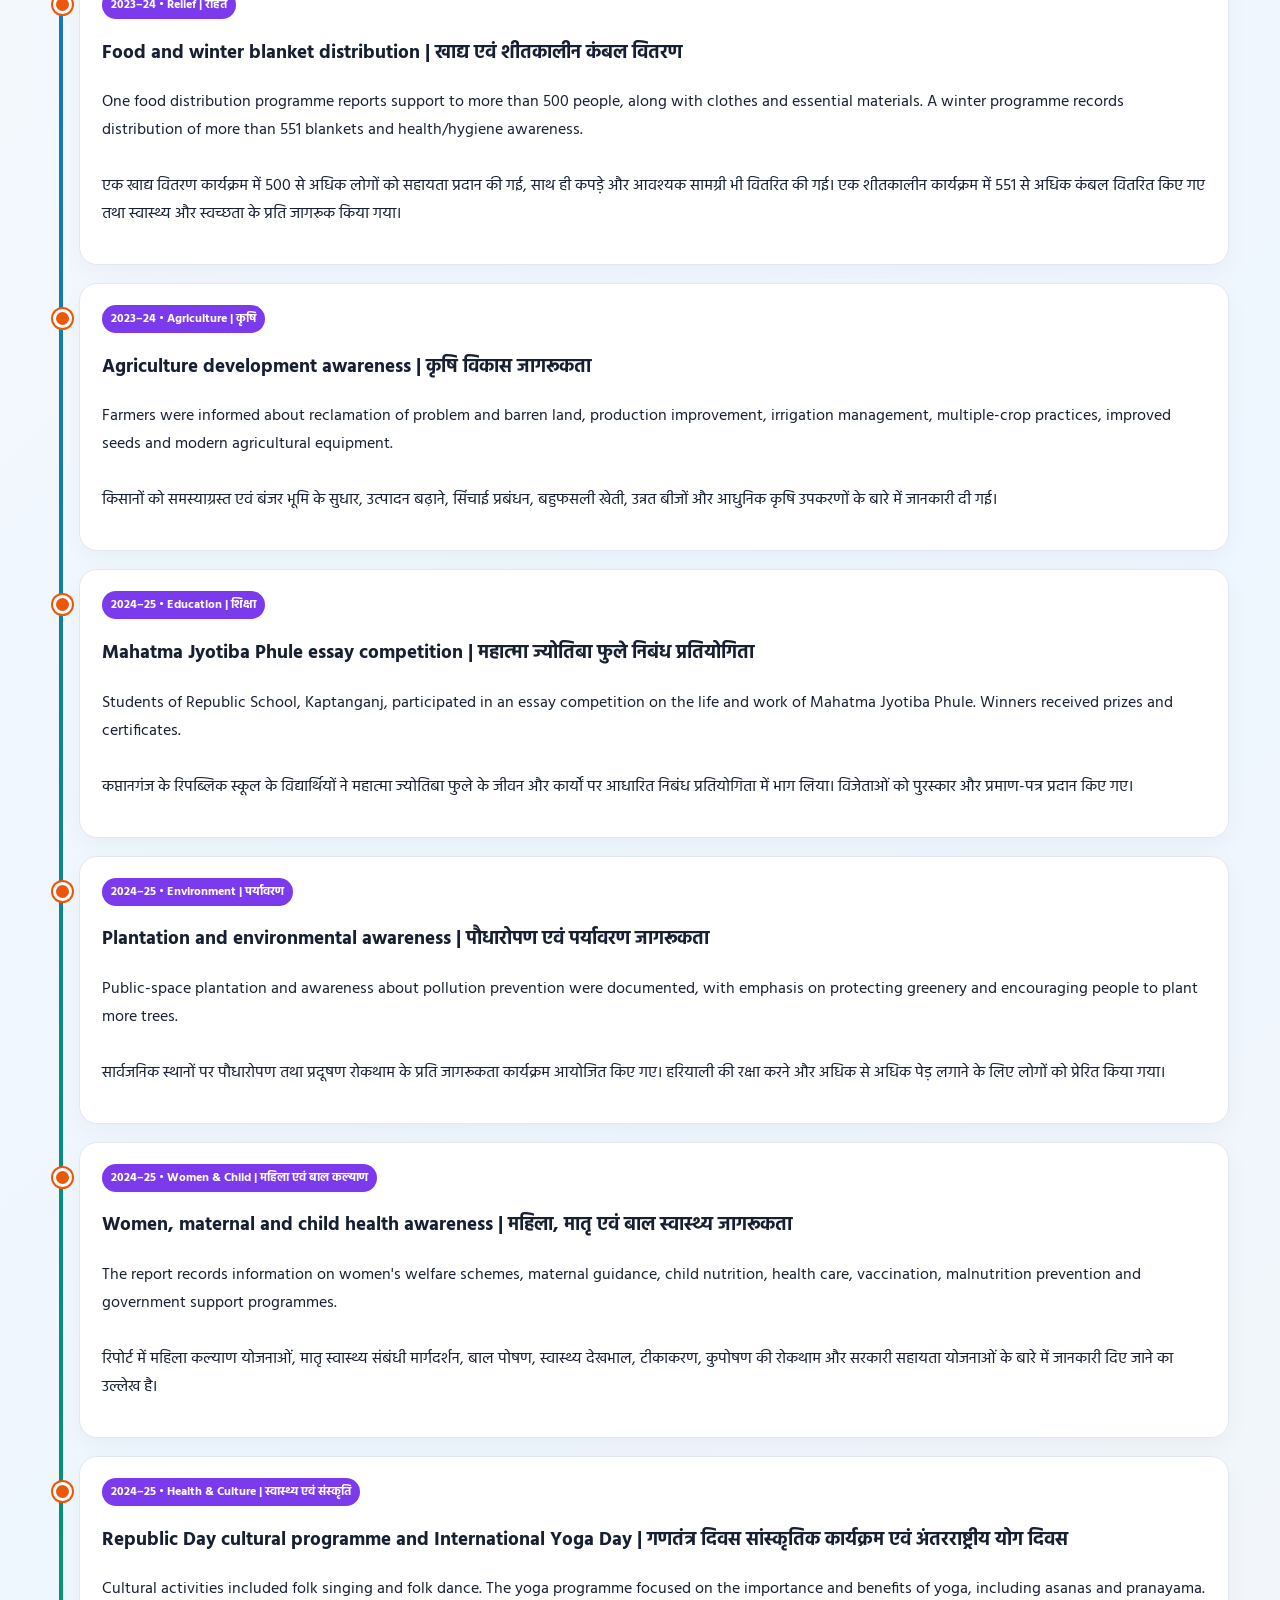
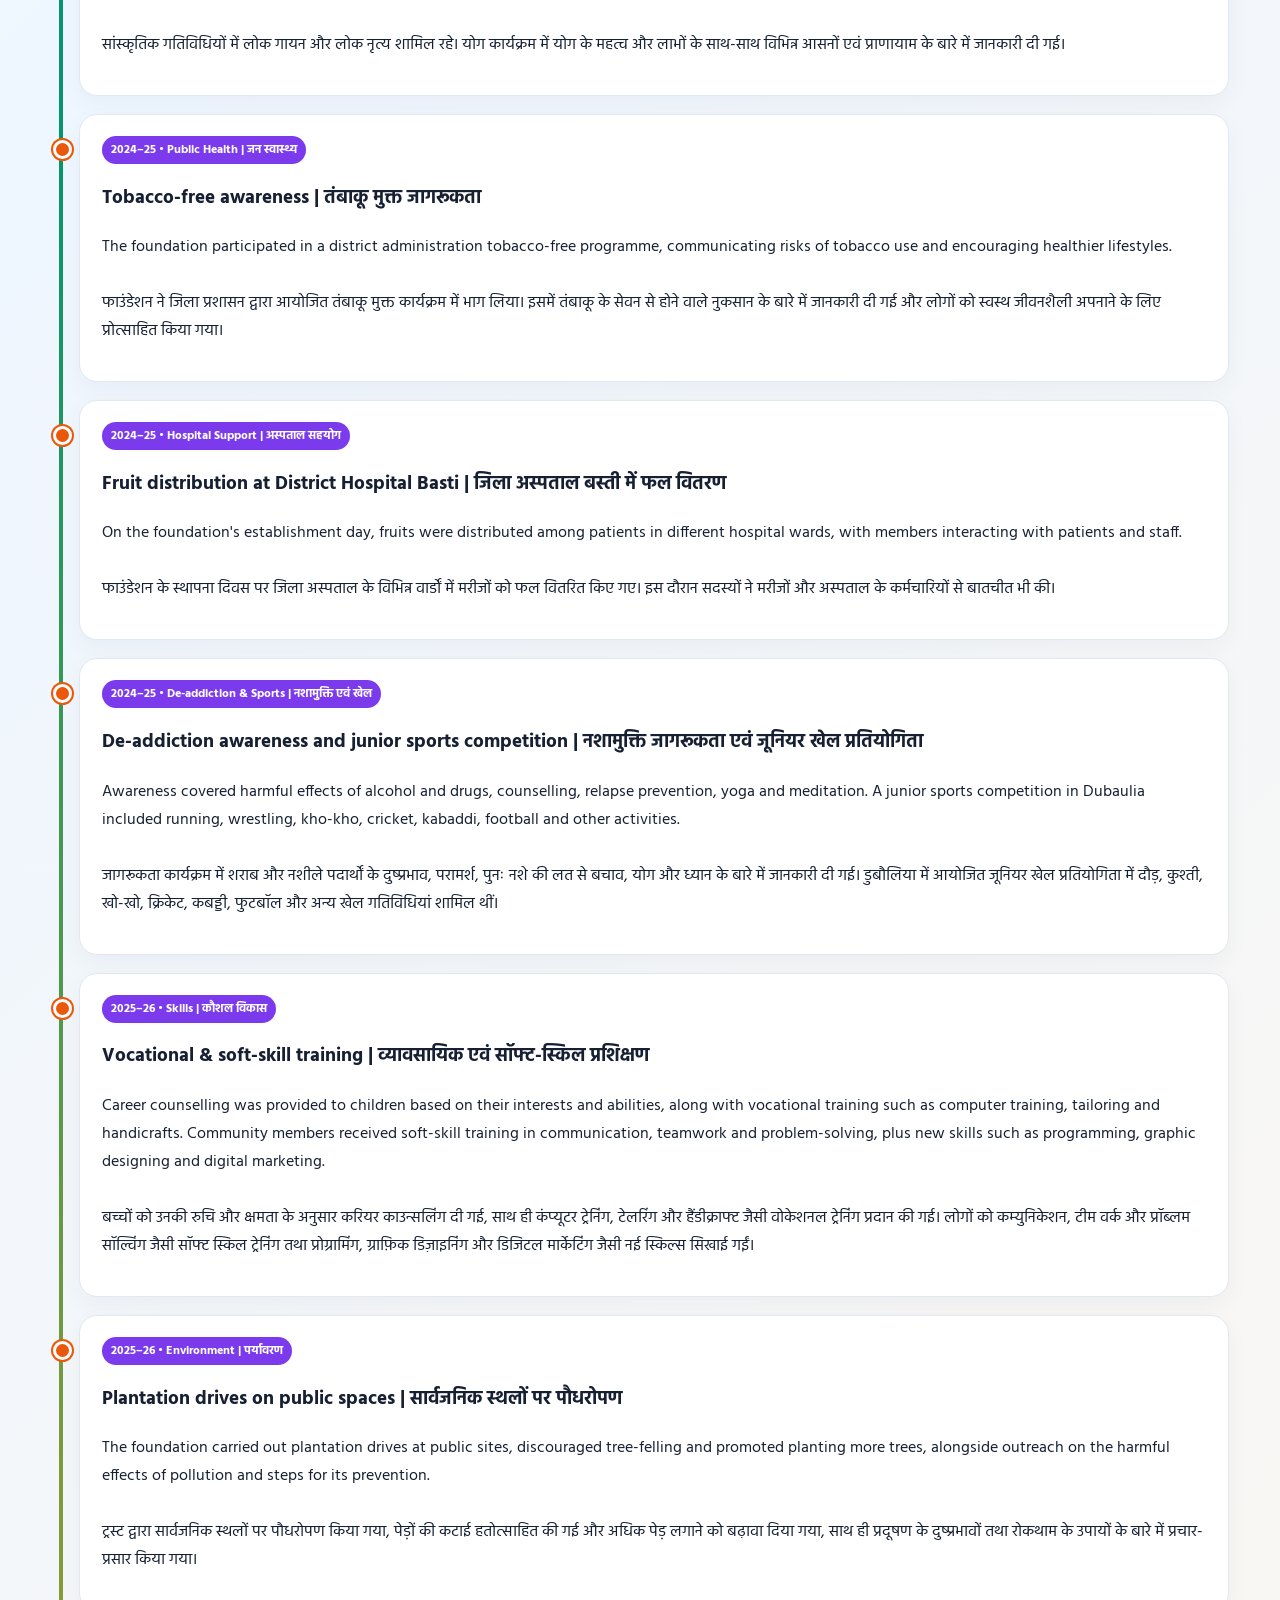
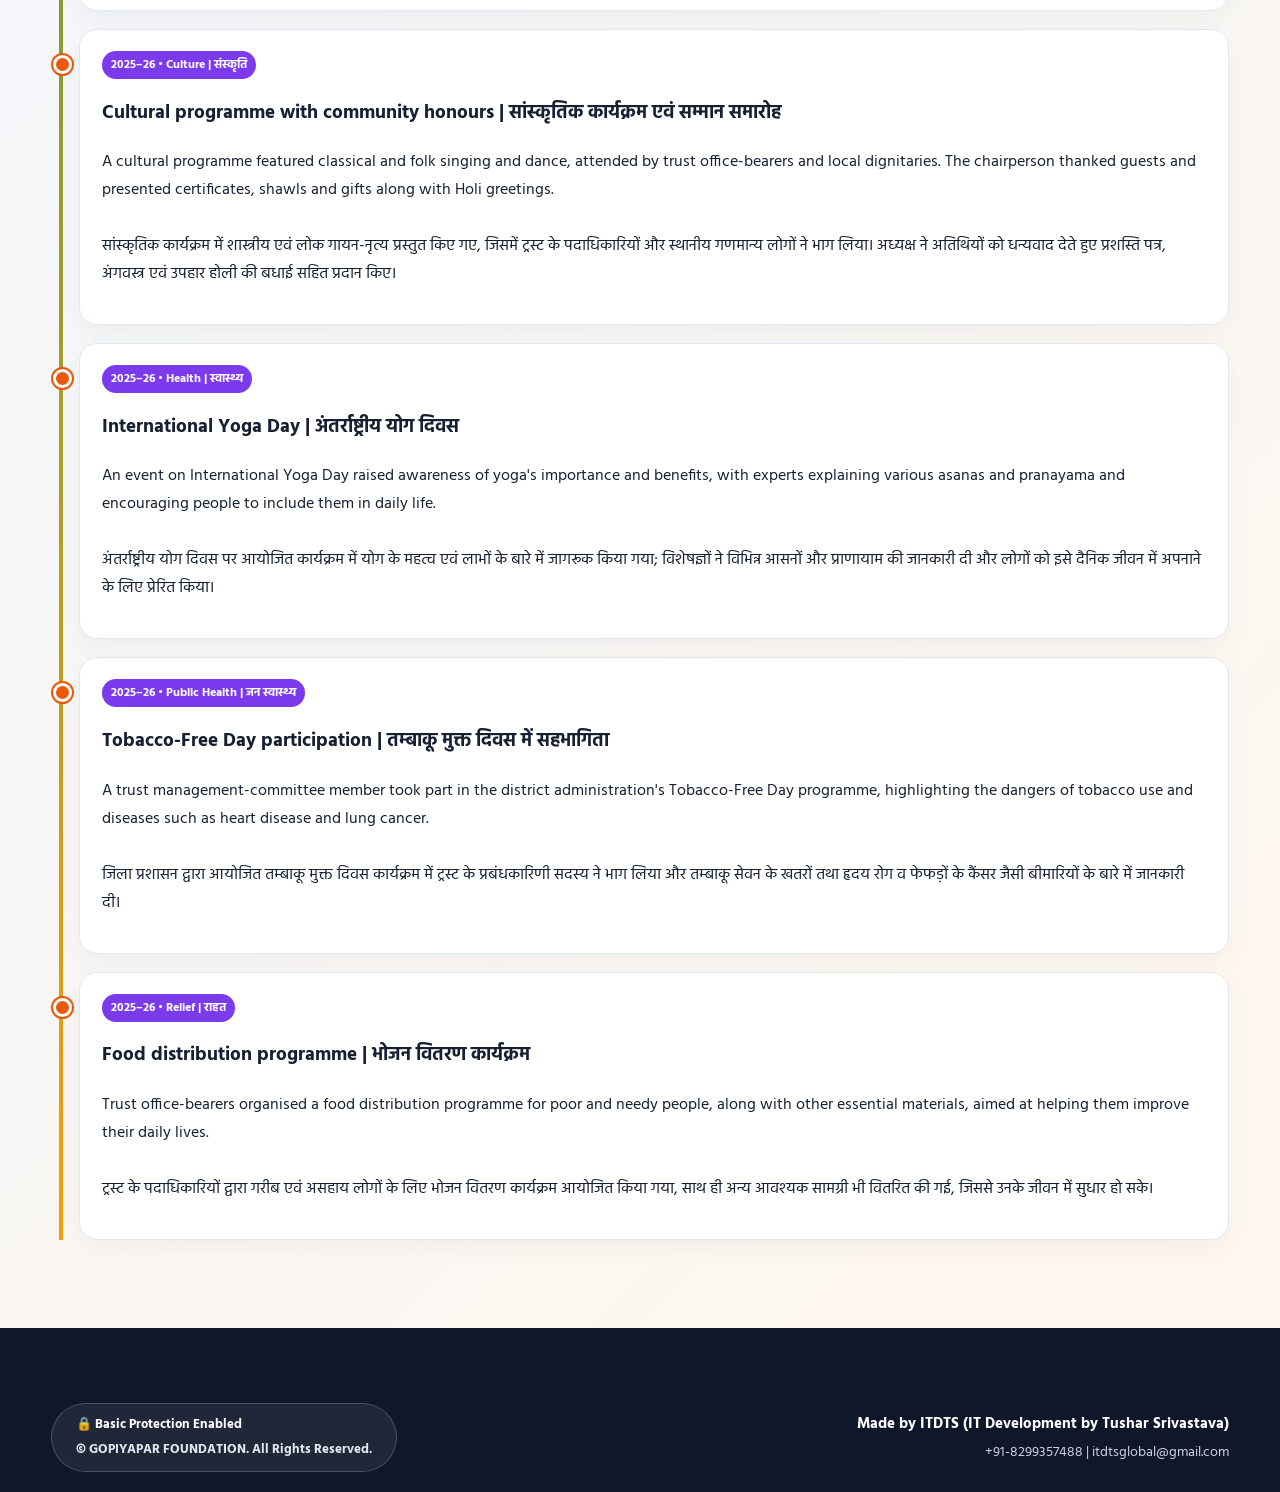
<file: milestones.html>
<!doctype html>
<html lang="en">
<head>
    <meta charset="utf-8">
    <meta name="viewport" content="width=device-width,initial-scale=1">
    <title>Milestones / प्रमुख उपलब्धियाँ | Gopiyapar Foundation / गोपियापार फाउंडेशन</title>
    <link rel="stylesheet" href="style.css">
</head>
<body>
    <div class="top">
        <div class="topin">
            <span>📍 Gopiyapar, Kaptanganj, Basti, Uttar Pradesh – 272131</span>
            <span id="clock">Loading date & time…</span>
        </div>
    </div>

    <div class="brandbar">
        <div class="brandin">
            <div class="brand">
                <div class="logo" onclick="window.location.href='index.html'">
                    <img src="images/logo.png" alt="Gopiyapar Foundation Logo">
                </div>
                <div>
                    <h1>GOPIYAPAR FOUNDATION <span>गोपियापार फाउंडेशन</span></h1>
                    <small>Community Development • Education • Health • Social Welfare</small>
                </div>
            </div>
            <button class="menu" type="button" aria-label="Open navigation" aria-expanded="false" onclick="toggleNav()">☰</button>
            <nav>
                <a href="index.html">Home / होम</a>
                <a href="strategy.html">Strategy / रणनीति</a>
                <a href="milestones.html">Milestones / उपलब्धियाँ</a>
                <a href="reports.html">Reports / रिपोर्ट</a>
                <a href="gallery.html">Gallery / गैलरी</a>
                <a href="contact.html">Contact / संपर्क</a>
            </nav>
        </div>
    </div>

    <div class="ticker">
        <div class="ticker-track">
            <span>🆕 NEW ITEMS ADDED • नवीन सामग्री जोड़ी गई</span>
            <span>📚 Education & Literacy • शिक्षा एवं साक्षरता</span>
            <span>🌱 Environment • पर्यावरण संरक्षण</span>
            <span>🩺 Health Camps • स्वास्थ्य शिविर</span>
            <span>👩‍👧 Women & Child Development • महिला एवं बाल विकास</span>
            <span>🤝 Community Welfare • सामुदायिक कल्याण</span>
            <span>🆕 NEW ITEMS ADDED • नवीन सामग्री जोड़ी गई</span>
            <span>📚 Education & Literacy • शिक्षा एवं साक्षरता</span>
        </div>
    </div>

    <main>
        <section class="hero">
            <span class="pill">Milestones • प्रमुख उपलब्धियाँ</span>
            <h2>सामुदायिक गतिविधियों का वर्षवार विवरण।</h2>
            <p>This page contains only documented milestones and programme highlights from the two annual progress reports.</p>
        </section>

        <section class="section">
    <div class="timeline">

        <div class="event">
            <span class="badge">2023–24 • Education | शिक्षा</span>
            <h3>Literacy and learning-material support | साक्षरता एवं शैक्षिक सामग्री सहयोग</h3>
            <p>
                Literacy efforts targeted economically weaker communities. The report records educational outreach through cultural programmes, seminars and awareness activities, followed by distribution of school bags, dresses, notebooks, books, pens and geometry boxes.
                <br><br>
                साक्षरता प्रयासों का लक्ष्य आर्थिक रूप से कमजोर समुदायों पर था। रिपोर्ट में सांस्कृतिक कार्यक्रमों, सेमिनारों और जागरूकता गतिविधियों के माध्यम से शैक्षिक पहुंच का उल्लेख किया गया है, जिसके बाद स्कूल बैग, कपड़े, नोटबुक, किताबें, पेन और ज्यामिति बॉक्स वितरित किए गए।
            </p>
        </div>

        <div class="event">
            <span class="badge">2023–24 • Skills | कौशल विकास</span>
            <h3>Vocational training for rural youth and women | ग्रामीण युवाओं एवं महिलाओं के लिए व्यावसायिक प्रशिक्षण</h3>
            <p>
                Training was conducted in fruit preservation, carpentry, horticulture and dress making. Guidance and employment-related tools were also provided to support self-employment and self-reliance.
                <br><br>
                फल संरक्षण, बढ़ईगिरी, बागवानी और सिलाई में प्रशिक्षण दिया गया। स्वरोजगार और आत्मनिर्भरता को बढ़ावा देने के लिए मार्गदर्शन और रोजगार संबंधी उपकरण भी उपलब्ध कराए गए।
            </p>
        </div>

        <div class="event">
            <span class="badge">2023–24 • Health | स्वास्थ्य</span>
            <h3>Village medical camps | ग्रामीण चिकित्सा शिविर</h3>
            <p>
                Medical camps were organised in villages of Dubaulia block. The report records examination by doctors, distribution of necessary medicines and health awareness, with more than 200 participants in one camp.
                <br><br>
                डुबौलिया ब्लॉक के गांवों में चिकित्सा शिविर आयोजित किए गए। रिपोर्ट में डॉक्टरों द्वारा स्वास्थ्य जांच, आवश्यक दवाइयों के वितरण और स्वास्थ्य जागरूकता का उल्लेख किया गया है। एक शिविर में 200 से अधिक लोगों ने भाग लिया।
            </p>
        </div>

        <div class="event">
            <span class="badge">2023–24 • Relief | राहत</span>
            <h3>Food and winter blanket distribution | खाद्य एवं शीतकालीन कंबल वितरण</h3>
            <p>
                One food distribution programme reports support to more than 500 people, along with clothes and essential materials. A winter programme records distribution of more than 551 blankets and health/hygiene awareness.
                <br><br>
                एक खाद्य वितरण कार्यक्रम में 500 से अधिक लोगों को सहायता प्रदान की गई, साथ ही कपड़े और आवश्यक सामग्री भी वितरित की गई। एक शीतकालीन कार्यक्रम में 551 से अधिक कंबल वितरित किए गए तथा स्वास्थ्य और स्वच्छता के प्रति जागरूक किया गया।
            </p>
        </div>

        <div class="event">
            <span class="badge">2023–24 • Agriculture | कृषि</span>
            <h3>Agriculture development awareness | कृषि विकास जागरूकता</h3>
            <p>
                Farmers were informed about reclamation of problem and barren land, production improvement, irrigation management, multiple-crop practices, improved seeds and modern agricultural equipment.
                <br><br>
                किसानों को समस्याग्रस्त एवं बंजर भूमि के सुधार, उत्पादन बढ़ाने, सिंचाई प्रबंधन, बहुफसली खेती, उन्नत बीजों और आधुनिक कृषि उपकरणों के बारे में जानकारी दी गई।
            </p>
        </div>

        <div class="event">
            <span class="badge">2024–25 • Education | शिक्षा</span>
            <h3>Mahatma Jyotiba Phule essay competition | महात्मा ज्योतिबा फुले निबंध प्रतियोगिता</h3>
            <p>
                Students of Republic School, Kaptanganj, participated in an essay competition on the life and work of Mahatma Jyotiba Phule. Winners received prizes and certificates.
                <br><br>
                कप्तानगंज के रिपब्लिक स्कूल के विद्यार्थियों ने महात्मा ज्योतिबा फुले के जीवन और कार्यों पर आधारित निबंध प्रतियोगिता में भाग लिया। विजेताओं को पुरस्कार और प्रमाण-पत्र प्रदान किए गए।
            </p>
        </div>

        <div class="event">
            <span class="badge">2024–25 • Environment | पर्यावरण</span>
            <h3>Plantation and environmental awareness | पौधारोपण एवं पर्यावरण जागरूकता</h3>
            <p>
                Public-space plantation and awareness about pollution prevention were documented, with emphasis on protecting greenery and encouraging people to plant more trees.
                <br><br>
                सार्वजनिक स्थानों पर पौधारोपण तथा प्रदूषण रोकथाम के प्रति जागरूकता कार्यक्रम आयोजित किए गए। हरियाली की रक्षा करने और अधिक से अधिक पेड़ लगाने के लिए लोगों को प्रेरित किया गया।
            </p>
        </div>

        <div class="event">
            <span class="badge">2024–25 • Women & Child | महिला एवं बाल कल्याण</span>
            <h3>Women, maternal and child health awareness | महिला, मातृ एवं बाल स्वास्थ्य जागरूकता</h3>
            <p>
                The report records information on women's welfare schemes, maternal guidance, child nutrition, health care, vaccination, malnutrition prevention and government support programmes.
                <br><br>
                रिपोर्ट में महिला कल्याण योजनाओं, मातृ स्वास्थ्य संबंधी मार्गदर्शन, बाल पोषण, स्वास्थ्य देखभाल, टीकाकरण, कुपोषण की रोकथाम और सरकारी सहायता योजनाओं के बारे में जानकारी दिए जाने का उल्लेख है।
            </p>
        </div>

        <div class="event">
            <span class="badge">2024–25 • Health & Culture | स्वास्थ्य एवं संस्कृति</span>
            <h3>Republic Day cultural programme and International Yoga Day | गणतंत्र दिवस सांस्कृतिक कार्यक्रम एवं अंतरराष्ट्रीय योग दिवस</h3>
            <p>
                Cultural activities included folk singing and folk dance. The yoga programme focused on the importance and benefits of yoga, including asanas and pranayama.
                <br><br>
                सांस्कृतिक गतिविधियों में लोक गायन और लोक नृत्य शामिल रहे। योग कार्यक्रम में योग के महत्व और लाभों के साथ-साथ विभिन्न आसनों एवं प्राणायाम के बारे में जानकारी दी गई।
            </p>
        </div>

        <div class="event">
            <span class="badge">2024–25 • Public Health | जन स्वास्थ्य</span>
            <h3>Tobacco-free awareness | तंबाकू मुक्त जागरूकता</h3>
            <p>
                The foundation participated in a district administration tobacco-free programme, communicating risks of tobacco use and encouraging healthier lifestyles.
                <br><br>
                फाउंडेशन ने जिला प्रशासन द्वारा आयोजित तंबाकू मुक्त कार्यक्रम में भाग लिया। इसमें तंबाकू के सेवन से होने वाले नुकसान के बारे में जानकारी दी गई और लोगों को स्वस्थ जीवनशैली अपनाने के लिए प्रोत्साहित किया गया।
            </p>
        </div>

        <div class="event">
            <span class="badge">2024–25 • Hospital Support | अस्पताल सहयोग</span>
            <h3>Fruit distribution at District Hospital Basti | जिला अस्पताल बस्ती में फल वितरण</h3>
            <p>
                On the foundation's establishment day, fruits were distributed among patients in different hospital wards, with members interacting with patients and staff.
                <br><br>
                फाउंडेशन के स्थापना दिवस पर जिला अस्पताल के विभिन्न वार्डों में मरीजों को फल वितरित किए गए। इस दौरान सदस्यों ने मरीजों और अस्पताल के कर्मचारियों से बातचीत भी की।
            </p>
        </div>

        <div class="event">
            <span class="badge">2024–25 • De-addiction & Sports | नशामुक्ति एवं खेल</span>
            <h3>De-addiction awareness and junior sports competition | नशामुक्ति जागरूकता एवं जूनियर खेल प्रतियोगिता</h3>
            <p>
                Awareness covered harmful effects of alcohol and drugs, counselling, relapse prevention, yoga and meditation. A junior sports competition in Dubaulia included running, wrestling, kho-kho, cricket, kabaddi, football and other activities.
                <br><br>
                जागरूकता कार्यक्रम में शराब और नशीले पदार्थों के दुष्प्रभाव, परामर्श, पुनः नशे की लत से बचाव, योग और ध्यान के बारे में जानकारी दी गई। डुबौलिया में आयोजित जूनियर खेल प्रतियोगिता में दौड़, कुश्ती, खो-खो, क्रिकेट, कबड्डी, फुटबॉल और अन्य खेल गतिविधियां शामिल थीं।
            </p>
        </div>

        <div class="event">
            <span class="badge">2025–26 • Skills | कौशल विकास</span>
            <h3>Vocational & soft-skill training | व्यावसायिक एवं सॉफ्ट-स्किल प्रशिक्षण</h3>
            <p>
                Career counselling was provided to children based on their interests and abilities, along with vocational training such as computer training, tailoring and handicrafts. Community members received soft-skill training in communication, teamwork and problem-solving, plus new skills such as programming, graphic designing and digital marketing.
                <br><br>
                बच्चों को उनकी रुचि और क्षमता के अनुसार करियर काउन्सलिंग दी गई, साथ ही कंप्यूटर ट्रेनिंग, टेलरिंग और हैंडीक्राफ्ट जैसी वोकेशनल ट्रेनिंग प्रदान की गई। लोगों को कम्युनिकेशन, टीम वर्क और प्रॉब्लम सॉल्विंग जैसी सॉफ्ट स्किल ट्रेनिंग तथा प्रोग्रामिंग, ग्राफ़िक डिज़ाइनिंग और डिजिटल मार्केटिंग जैसी नई स्किल्स सिखाई गईं।
            </p>
        </div>

        <div class="event">
            <span class="badge">2025–26 • Environment | पर्यावरण</span>
            <h3>Plantation drives on public spaces | सार्वजनिक स्थलों पर पौधरोपण</h3>
            <p>
                The foundation carried out plantation drives at public sites, discouraged tree-felling and promoted planting more trees, alongside outreach on the harmful effects of pollution and steps for its prevention.
                <br><br>
                ट्रस्ट द्वारा सार्वजनिक स्थलों पर पौधरोपण किया गया, पेड़ों की कटाई हतोत्साहित की गई और अधिक पेड़ लगाने को बढ़ावा दिया गया, साथ ही प्रदूषण के दुष्प्रभावों तथा रोकथाम के उपायों के बारे में प्रचार-प्रसार किया गया।
            </p>
        </div>

        <div class="event">
            <span class="badge">2025–26 • Culture | संस्कृति</span>
            <h3>Cultural programme with community honours | सांस्कृतिक कार्यक्रम एवं सम्मान समारोह</h3>
            <p>
                A cultural programme featured classical and folk singing and dance, attended by trust office-bearers and local dignitaries. The chairperson thanked guests and presented certificates, shawls and gifts along with Holi greetings.
                <br><br>
                सांस्कृतिक कार्यक्रम में शास्त्रीय एवं लोक गायन-नृत्य प्रस्तुत किए गए, जिसमें ट्रस्ट के पदाधिकारियों और स्थानीय गणमान्य लोगों ने भाग लिया। अध्यक्ष ने अतिथियों को धन्यवाद देते हुए प्रशस्ति पत्र, अंगवस्त्र एवं उपहार होली की बधाई सहित प्रदान किए।
            </p>
        </div>

        <div class="event">
            <span class="badge">2025–26 • Health | स्वास्थ्य</span>
            <h3>International Yoga Day | अंतर्राष्ट्रीय योग दिवस</h3>
            <p>
                An event on International Yoga Day raised awareness of yoga's importance and benefits, with experts explaining various asanas and pranayama and encouraging people to include them in daily life.
                <br><br>
                अंतर्राष्ट्रीय योग दिवस पर आयोजित कार्यक्रम में योग के महत्व एवं लाभों के बारे में जागरूक किया गया; विशेषज्ञों ने विभिन्न आसनों और प्राणायाम की जानकारी दी और लोगों को इसे दैनिक जीवन में अपनाने के लिए प्रेरित किया।
            </p>
        </div>

        <div class="event">
            <span class="badge">2025–26 • Public Health | जन स्वास्थ्य</span>
            <h3>Tobacco-Free Day participation | तम्बाकू मुक्त दिवस में सहभागिता</h3>
            <p>
                A trust management-committee member took part in the district administration's Tobacco-Free Day programme, highlighting the dangers of tobacco use and diseases such as heart disease and lung cancer.
                <br><br>
                जिला प्रशासन द्वारा आयोजित तम्बाकू मुक्त दिवस कार्यक्रम में ट्रस्ट के प्रबंधकारिणी सदस्य ने भाग लिया और तम्बाकू सेवन के खतरों तथा हृदय रोग व फेफड़ों के कैंसर जैसी बीमारियों के बारे में जानकारी दी।
            </p>
        </div>

        <div class="event">
            <span class="badge">2025–26 • Relief | राहत</span>
            <h3>Food distribution programme | भोजन वितरण कार्यक्रम</h3>
            <p>
                Trust office-bearers organised a food distribution programme for poor and needy people, along with other essential materials, aimed at helping them improve their daily lives.
                <br><br>
                ट्रस्ट के पदाधिकारियों द्वारा गरीब एवं असहाय लोगों के लिए भोजन वितरण कार्यक्रम आयोजित किया गया, साथ ही अन्य आवश्यक सामग्री भी वितरित की गई, जिससे उनके जीवन में सुधार हो सके।
            </p>
        </div>

    </div>
</section>
    </main>

    <footer class="site-footer">
        <div class="footer-bottom">
            <div class="footer-badge">
                <span class="badge-status">🔒 Basic Protection Enabled</span>
                <p class="badge-copyright">© GOPIYAPAR FOUNDATION. All Rights Reserved.</p>
            </div>
            <div class="footer-credits">
                <p class="credit-title">Made by ITDTS (IT Development by Tushar Srivastava)</p>
                <p class="credit-subtitle">+91-8299357488 | itdtsglobal@gmail.com</p>
            </div>
        </div>
    </footer>

    <script src="script.js"></script>
</body>
</html>
</file>
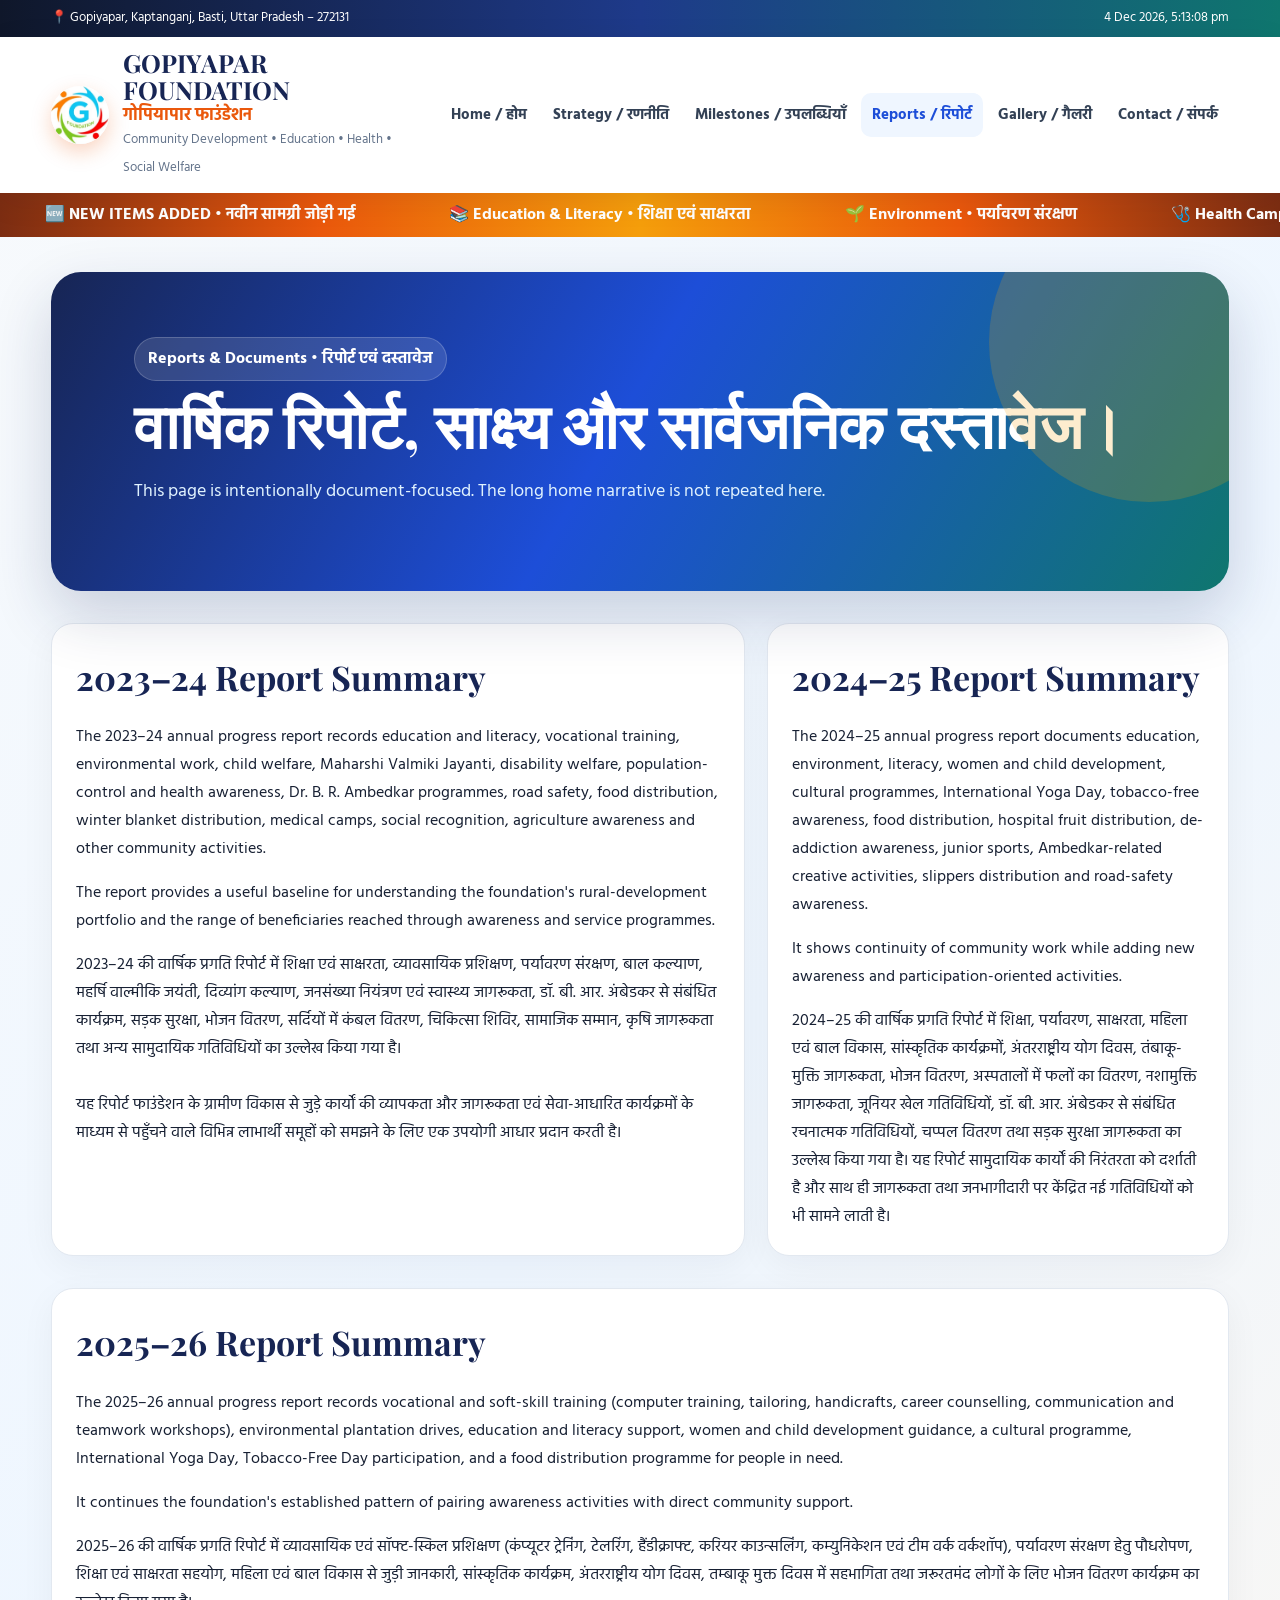
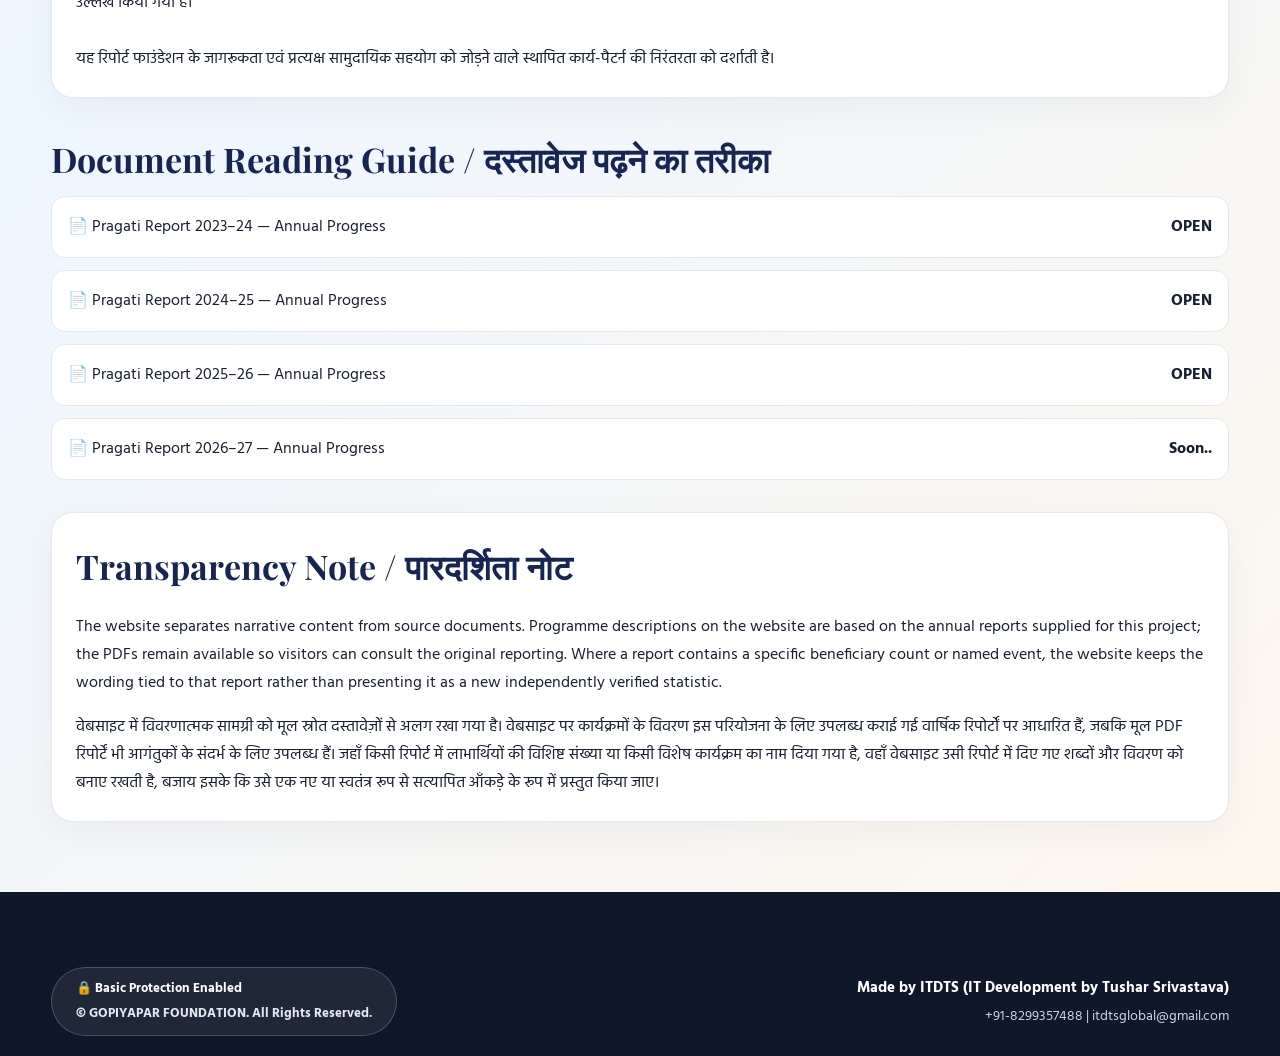
<file: reports.html>
<!doctype html>
<html lang="en">
<head>
    <meta charset="utf-8">
    <meta name="viewport" content="width=device-width,initial-scale=1">
    <title>Reports / रिपोर्ट | Gopiyapar Foundation / गोपियापार फाउंडेशन</title>
    <link rel="stylesheet" href="style.css">
</head>
<body>
    <div class="top">
        <div class="topin">
            <span>📍 Gopiyapar, Kaptanganj, Basti, Uttar Pradesh – 272131</span>
            <span id="clock">Loading date & time…</span>
        </div>
    </div>

    <div class="brandbar">
        <div class="brandin">
            <div class="brand">
                <div class="logo" onclick="window.location.href='index.html'">
                    <img src="images/logo.png" alt="Gopiyapar Foundation Logo">
                </div>
                <div>
                    <h1>GOPIYAPAR FOUNDATION <span>गोपियापार फाउंडेशन</span></h1>
                    <small>Community Development • Education • Health • Social Welfare</small>
                </div>
            </div>
            <button class="menu" type="button" aria-label="Open navigation" aria-expanded="false" onclick="toggleNav()">☰</button>
            <nav>
                <a href="index.html">Home / होम</a>
                <a href="strategy.html">Strategy / रणनीति</a>
                <a href="milestones.html">Milestones / उपलब्धियाँ</a>
                <a href="reports.html">Reports / रिपोर्ट</a>
                <a href="gallery.html">Gallery / गैलरी</a>
                <a href="contact.html">Contact / संपर्क</a>
            </nav>
        </div>
    </div>

    <div class="ticker">
        <div class="ticker-track">
            <span>🆕 NEW ITEMS ADDED • नवीन सामग्री जोड़ी गई</span>
            <span>📚 Education & Literacy • शिक्षा एवं साक्षरता</span>
            <span>🌱 Environment • पर्यावरण संरक्षण</span>
            <span>🩺 Health Camps • स्वास्थ्य शिविर</span>
            <span>👩‍👧 Women & Child Development • महिला एवं बाल विकास</span>
            <span>🤝 Community Welfare • सामुदायिक कल्याण</span>
            <span>🆕 NEW ITEMS ADDED • नवीन सामग्री जोड़ी गई</span>
            <span>📚 Education & Literacy • शिक्षा एवं साक्षरता</span>
        </div>
    </div>

    <main>
        <section class="hero">
            <span class="pill">Reports & Documents • रिपोर्ट एवं दस्तावेज</span>
            <h2>वार्षिक रिपोर्ट, साक्ष्य और सार्वजनिक दस्तावेज।</h2>
            <p>This page is intentionally document-focused. The long home narrative is not repeated here.</p>
        </section>

        <section class="section">
            <div class="two">
                <div class="card">
                    <h2 class="section-title">2023–24 Report Summary</h2>
                    <p>The 2023–24 annual progress report records education and literacy, vocational training, environmental work, child welfare, Maharshi Valmiki Jayanti, disability welfare, population-control and health awareness, Dr. B. R. Ambedkar programmes, road safety, food distribution, winter blanket distribution, medical camps, social recognition, agriculture awareness and other community activities.</p>
                    <p>The report provides a useful baseline for understanding the foundation's rural-development portfolio and the range of beneficiaries reached through awareness and service programmes.</p>
                2023–24 की वार्षिक प्रगति रिपोर्ट में शिक्षा एवं साक्षरता, व्यावसायिक प्रशिक्षण, पर्यावरण संरक्षण, बाल कल्याण, महर्षि वाल्मीकि जयंती, दिव्यांग कल्याण, जनसंख्या नियंत्रण एवं स्वास्थ्य जागरूकता, डॉ. बी. आर. अंबेडकर से संबंधित कार्यक्रम, सड़क सुरक्षा, भोजन वितरण, सर्दियों में कंबल वितरण, चिकित्सा शिविर, सामाजिक सम्मान, कृषि जागरूकता तथा अन्य सामुदायिक गतिविधियों का उल्लेख किया गया है।
                </br></br>
यह रिपोर्ट फाउंडेशन के ग्रामीण विकास से जुड़े कार्यों की व्यापकता और जागरूकता एवं सेवा-आधारित कार्यक्रमों के माध्यम से पहुँचने वाले विभिन्न लाभार्थी समूहों को समझने के लिए एक उपयोगी आधार प्रदान करती है।

                </div>

                <div class="card">
                    <h2 class="section-title">2024–25 Report Summary</h2>
                    <p>The 2024–25 annual progress report documents education, environment, literacy, women and child development, cultural programmes, International Yoga Day, tobacco-free awareness, food distribution, hospital fruit distribution, de-addiction awareness, junior sports, Ambedkar-related creative activities, slippers distribution and road-safety awareness.</p>
                    <p>It shows continuity of community work while adding new awareness and participation-oriented activities.</p>
                2024–25 की वार्षिक प्रगति रिपोर्ट में शिक्षा, पर्यावरण, साक्षरता, महिला एवं बाल विकास, सांस्कृतिक कार्यक्रमों, अंतरराष्ट्रीय योग दिवस, तंबाकू-मुक्ति जागरूकता, भोजन वितरण, अस्पतालों में फलों का वितरण, नशामुक्ति जागरूकता, जूनियर खेल गतिविधियों, डॉ. बी. आर. अंबेडकर से संबंधित रचनात्मक गतिविधियों, चप्पल वितरण तथा सड़क सुरक्षा जागरूकता का उल्लेख किया गया है।

यह रिपोर्ट सामुदायिक कार्यों की निरंतरता को दर्शाती है और साथ ही जागरूकता तथा जनभागीदारी पर केंद्रित नई गतिविधियों को भी सामने लाती है।

                </div>
            </div>
        </section>

        <section class="section">
            <div class="card">
                <h2 class="section-title">2025–26 Report Summary</h2>
                <p>The 2025–26 annual progress report records vocational and soft-skill training (computer training, tailoring, handicrafts, career counselling, communication and teamwork workshops), environmental plantation drives, education and literacy support, women and child development guidance, a cultural programme, International Yoga Day, Tobacco-Free Day participation, and a food distribution programme for people in need.</p>
                <p>It continues the foundation's established pattern of pairing awareness activities with direct community support.</p>
                2025–26 की वार्षिक प्रगति रिपोर्ट में व्यावसायिक एवं सॉफ्ट-स्किल प्रशिक्षण (कंप्यूटर ट्रेनिंग, टेलरिंग, हैंडीक्राफ्ट, करियर काउन्सलिंग, कम्युनिकेशन एवं टीम वर्क वर्कशॉप), पर्यावरण संरक्षण हेतु पौधरोपण, शिक्षा एवं साक्षरता सहयोग, महिला एवं बाल विकास से जुड़ी जानकारी, सांस्कृतिक कार्यक्रम, अंतरराष्ट्रीय योग दिवस, तम्बाकू मुक्त दिवस में सहभागिता तथा जरूरतमंद लोगों के लिए भोजन वितरण कार्यक्रम का उल्लेख किया गया है।
                </br></br>
यह रिपोर्ट फाउंडेशन के जागरूकता एवं प्रत्यक्ष सामुदायिक सहयोग को जोड़ने वाले स्थापित कार्य-पैटर्न की निरंतरता को दर्शाती है।
            </div>
        </section>

        <section class="section">
            <h2 class="section-title">Document Reading Guide / दस्तावेज पढ़ने का तरीका</h2>
            <div class="docs">
                <a href="documents/Pragati Report 2023-24.pdf" target="_blank" download>
                    <span>📄 Pragati Report 2023–24 — Annual Progress</span>
                    <b>OPEN</b>
                </a>
                <a href="documents/Pragati Report 2024-25.pdf" target="_blank" download>
                    <span>📄 Pragati Report 2024–25 — Annual Progress</span>
                    <b>OPEN</b>
                </a>
                 <a href="documents/Pragati Report 2025-26.pdf" target="_blank" download>
                    <span>📄 Pragati Report 2025–26 — Annual Progress</span>
                    <b>OPEN</b>
                </a>
                 <a href="documents/Pragati Report 2026-27.pdf" target="_blank">
                    <span>📄 Pragati Report 2026–27 — Annual Progress</span>
                    <b>Soon..</b>
                </a>
            </div>
        </section>

        <section class="section">
            <div class="card">
                <h2 class="section-title">Transparency Note / पारदर्शिता नोट</h2>
                <p>The website separates narrative content from source documents. Programme descriptions on the website are based on the annual reports supplied for this project; the PDFs remain available so visitors can consult the original reporting. Where a report contains a specific beneficiary count or named event, the website keeps the wording tied to that report rather than presenting it as a new independently verified statistic.</p>
            वेबसाइट में विवरणात्मक सामग्री को मूल स्रोत दस्तावेज़ों से अलग रखा गया है। वेबसाइट पर कार्यक्रमों के विवरण इस परियोजना के लिए उपलब्ध कराई गई वार्षिक रिपोर्टों पर आधारित हैं, जबकि मूल PDF रिपोर्टें भी आगंतुकों के संदर्भ के लिए उपलब्ध हैं। जहाँ किसी रिपोर्ट में लाभार्थियों की विशिष्ट संख्या या किसी विशेष कार्यक्रम का नाम दिया गया है, वहाँ वेबसाइट उसी रिपोर्ट में दिए गए शब्दों और विवरण को बनाए रखती है, बजाय इसके कि उसे एक नए या स्वतंत्र रूप से सत्यापित आँकड़े के रूप में प्रस्तुत किया जाए।
            </div>
        </section>
    </main>

    <footer class="site-footer">
        <div class="footer-bottom">
            <div class="footer-badge">
                <span class="badge-status">🔒 Basic Protection Enabled</span>
                <p class="badge-copyright">© GOPIYAPAR FOUNDATION. All Rights Reserved.</p>
            </div>
            <div class="footer-credits">
                <p class="credit-title">Made by ITDTS (IT Development by Tushar Srivastava)</p>
                <p class="credit-subtitle">+91-8299357488 | itdtsglobal@gmail.com</p>
            </div>
        </div>
    </footer>

    <script src="script.js"></script>
</body>
</html>
</file>
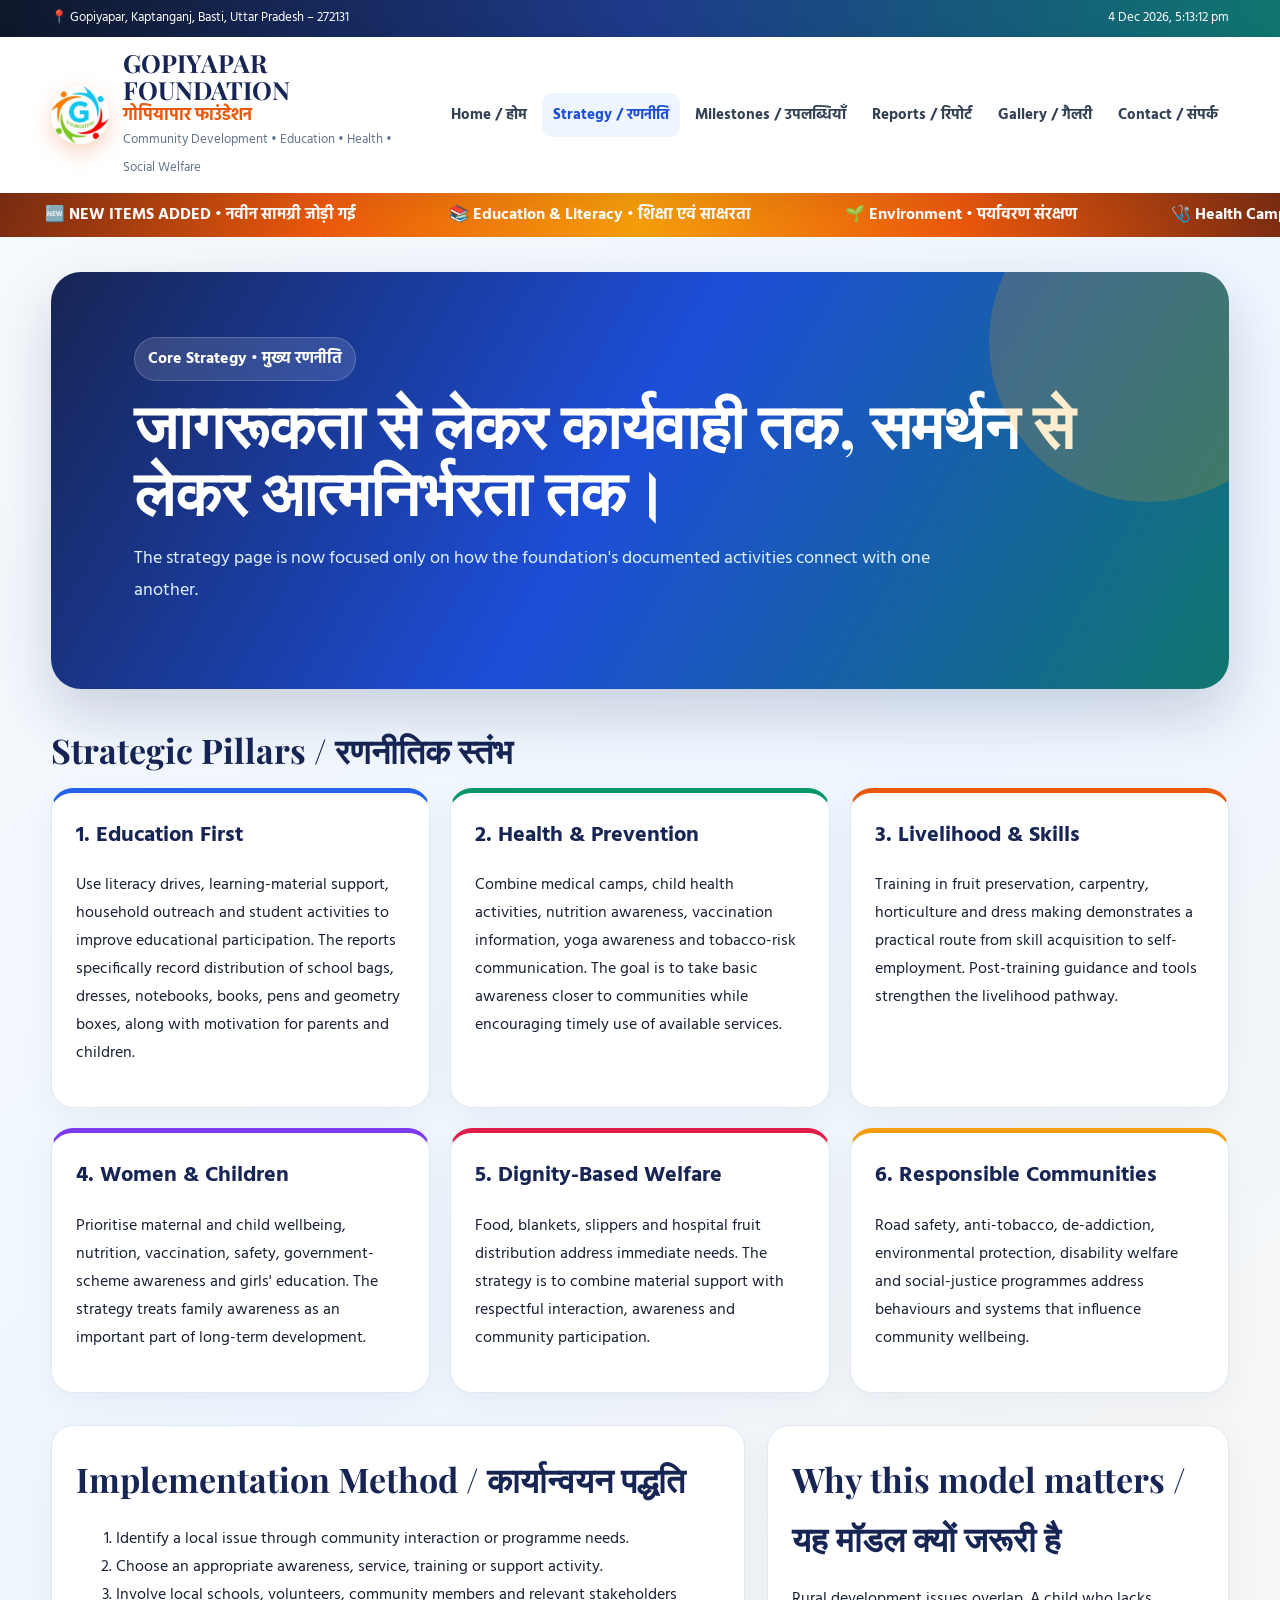
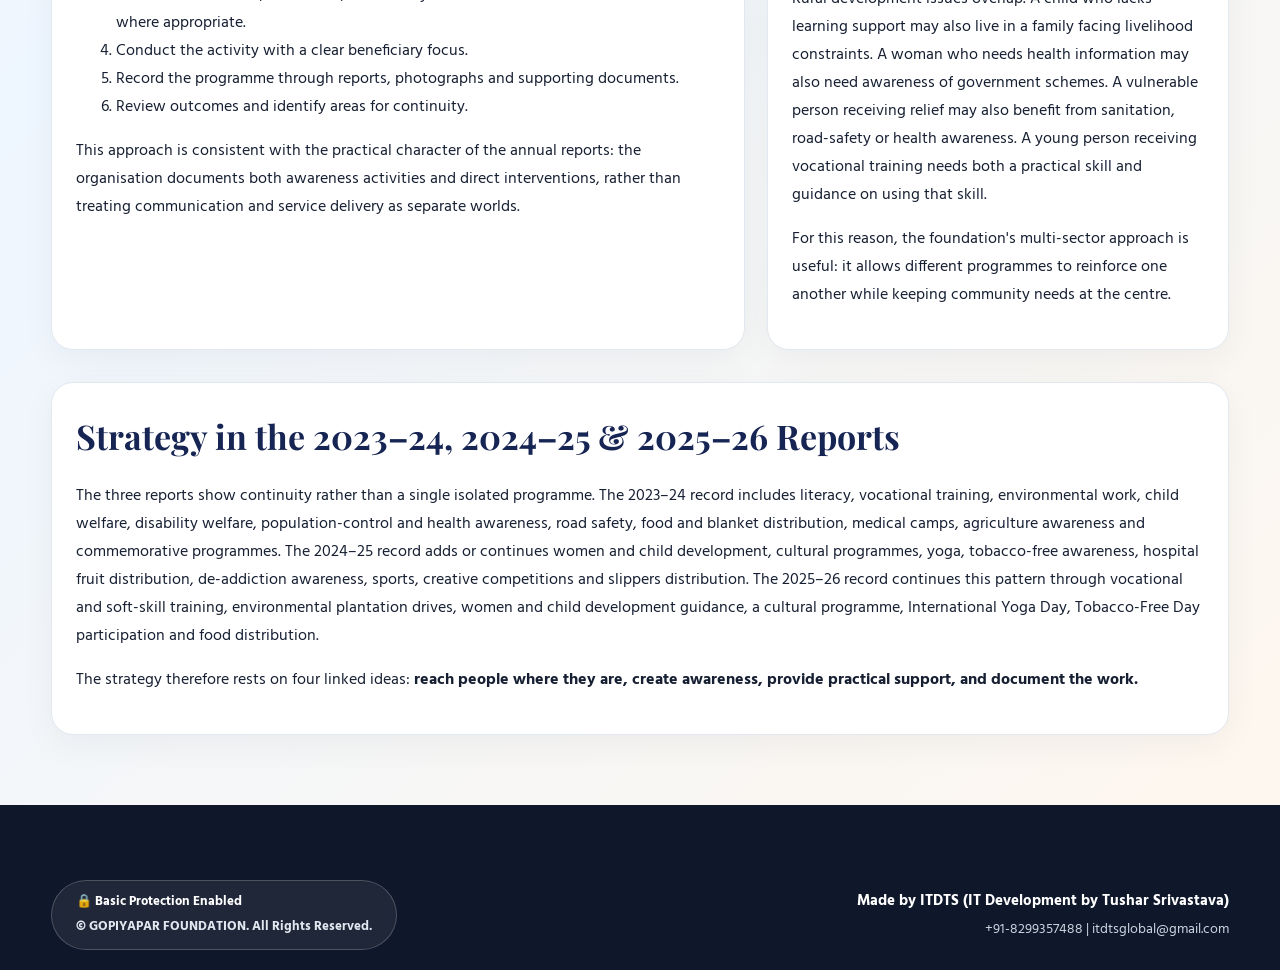
<file: strategy.html>
<!doctype html>
<html lang="en">
<head>
    <meta charset="utf-8">
    <meta name="viewport" content="width=device-width,initial-scale=1">
    <title>Core Strategy / मुख्य रणनीति | Gopiyapar Foundation / गोपियापार फाउंडेशन</title>
    <link rel="stylesheet" href="style.css">
</head>
<body>
    <div class="top">
        <div class="topin">
            <span>📍 Gopiyapar, Kaptanganj, Basti, Uttar Pradesh – 272131</span>
            <span id="clock">Loading date & time…</span>
        </div>
    </div>

    <div class="brandbar">
        <div class="brandin">
            <div class="brand">
                <div class="logo" onclick="window.location.href='index.html'">
                    <img src="images/logo.png" alt="Gopiyapar Foundation Logo">
                </div>
                <div>
                    <h1>GOPIYAPAR FOUNDATION <span>गोपियापार फाउंडेशन</span></h1>
                    <small>Community Development • Education • Health • Social Welfare</small>
                </div>
            </div>
            <button class="menu" type="button" aria-label="Open navigation" aria-expanded="false" onclick="toggleNav()">☰</button>
            <nav>
                <a href="index.html">Home / होम</a>
                <a href="strategy.html">Strategy / रणनीति</a>
                <a href="milestones.html">Milestones / उपलब्धियाँ</a>
                <a href="reports.html">Reports / रिपोर्ट</a>
                <a href="gallery.html">Gallery / गैलरी</a>
                <a href="contact.html">Contact / संपर्क</a>
            </nav>
        </div>
    </div>

    <div class="ticker">
        <div class="ticker-track">
            <span>🆕 NEW ITEMS ADDED • नवीन सामग्री जोड़ी गई</span>
            <span>📚 Education & Literacy • शिक्षा एवं साक्षरता</span>
            <span>🌱 Environment • पर्यावरण संरक्षण</span>
            <span>🩺 Health Camps • स्वास्थ्य शिविर</span>
            <span>👩‍👧 Women & Child Development • महिला एवं बाल विकास</span>
            <span>🤝 Community Welfare • सामुदायिक कल्याण</span>
            <span>🆕 NEW ITEMS ADDED • नवीन सामग्री जोड़ी गई</span>
            <span>📚 Education & Literacy • शिक्षा एवं साक्षरता</span>
        </div>
    </div>

    <main>
        <section class="hero">
            <span class="pill">Core Strategy • मुख्य रणनीति</span>
            <h2>जागरूकता से लेकर कार्यवाही तक, समर्थन से लेकर आत्मनिर्भरता तक।</h2>
            <p>The strategy page is now focused only on how the foundation's documented activities connect with one another.</p>
        </section>

        <section class="section">
            <h2 class="section-title">Strategic Pillars / रणनीतिक स्तंभ</h2>
            <div class="grid">
                <div class="card blue">
                    <h3>1. Education First</h3>
                    <p>Use literacy drives, learning-material support, household outreach and student activities to improve educational participation. The reports specifically record distribution of school bags, dresses, notebooks, books, pens and geometry boxes, along with motivation for parents and children.</p>
                </div>
                <div class="card green">
                    <h3>2. Health & Prevention</h3>
                    <p>Combine medical camps, child health activities, nutrition awareness, vaccination information, yoga awareness and tobacco-risk communication. The goal is to take basic awareness closer to communities while encouraging timely use of available services.</p>
                </div>
                <div class="card orange">
                    <h3>3. Livelihood & Skills</h3>
                    <p>Training in fruit preservation, carpentry, horticulture and dress making demonstrates a practical route from skill acquisition to self-employment. Post-training guidance and tools strengthen the livelihood pathway.</p>
                </div>
                <div class="card purple">
                    <h3>4. Women & Children</h3>
                    <p>Prioritise maternal and child wellbeing, nutrition, vaccination, safety, government-scheme awareness and girls' education. The strategy treats family awareness as an important part of long-term development.</p>
                </div>
                <div class="card rose">
                    <h3>5. Dignity-Based Welfare</h3>
                    <p>Food, blankets, slippers and hospital fruit distribution address immediate needs. The strategy is to combine material support with respectful interaction, awareness and community participation.</p>
                </div>
                <div class="card gold">
                    <h3>6. Responsible Communities</h3>
                    <p>Road safety, anti-tobacco, de-addiction, environmental protection, disability welfare and social-justice programmes address behaviours and systems that influence community wellbeing.</p>
                </div>
            </div>
        </section>

        <section class="section">
            <div class="two">
                <div class="card">
                    <h2 class="section-title">Implementation Method / कार्यान्वयन पद्धति</h2>
                    <ol>
                        <li>Identify a local issue through community interaction or programme needs.</li>
                        <li>Choose an appropriate awareness, service, training or support activity.</li>
                        <li>Involve local schools, volunteers, community members and relevant stakeholders where appropriate.</li>
                        <li>Conduct the activity with a clear beneficiary focus.</li>
                        <li>Record the programme through reports, photographs and supporting documents.</li>
                        <li>Review outcomes and identify areas for continuity.</li>
                    </ol>
                    <p>This approach is consistent with the practical character of the annual reports: the organisation documents both awareness activities and direct interventions, rather than treating communication and service delivery as separate worlds.</p>
                </div>

                <div class="card">
                    <h2 class="section-title">Why this model matters / यह मॉडल क्यों जरूरी है</h2>
                    <p>Rural development issues overlap. A child who lacks learning support may also live in a family facing livelihood constraints. A woman who needs health information may also need awareness of government schemes. A vulnerable person receiving relief may also benefit from sanitation, road-safety or health awareness. A young person receiving vocational training needs both a practical skill and guidance on using that skill.</p>
                    <p>For this reason, the foundation's multi-sector approach is useful: it allows different programmes to reinforce one another while keeping community needs at the centre.</p>
                </div>
            </div>
        </section>

        <section class="section">
            <div class="card">
                <h2 class="section-title">Strategy in the 2023–24, 2024–25 & 2025–26 Reports</h2>
                <p>The three reports show continuity rather than a single isolated programme. The 2023–24 record includes literacy, vocational training, environmental work, child welfare, disability welfare, population-control and health awareness, road safety, food and blanket distribution, medical camps, agriculture awareness and commemorative programmes. The 2024–25 record adds or continues women and child development, cultural programmes, yoga, tobacco-free awareness, hospital fruit distribution, de-addiction awareness, sports, creative competitions and slippers distribution. The 2025–26 record continues this pattern through vocational and soft-skill training, environmental plantation drives, women and child development guidance, a cultural programme, International Yoga Day, Tobacco-Free Day participation and food distribution.</p>
                <p>The strategy therefore rests on four linked ideas: <b>reach people where they are, create awareness, provide practical support, and document the work.</b></p>
            </div>
        </section>
    </main>

    <footer class="site-footer">
        <div class="footer-bottom">
            <div class="footer-badge">
                <span class="badge-status">🔒 Basic Protection Enabled</span>
                <p class="badge-copyright">© GOPIYAPAR FOUNDATION. All Rights Reserved.</p>
            </div>
            <div class="footer-credits">
                <p class="credit-title">Made by ITDTS (IT Development by Tushar Srivastava)</p>
                <p class="credit-subtitle">+91-8299357488 | itdtsglobal@gmail.com</p>
            </div>
        </div>
    </footer>

    <script src="script.js"></script>
</body>
</html>
</file>
<file: style.css>
@import url('https://fonts.googleapis.com/css2?family=Hind:wght@400;500;600;700&family=Playfair+Display:wght@600;700;800&display=swap');

:root {
  --navy: #172554;
  --blue: #2563eb;
  --sky: #0ea5e9;
  --green: #059669;
  --teal: #0f766e;
  --gold: #f59e0b;
  --orange: #ea580c;
  --rose: #e11d48;
  --purple: #7c3aed;
  --ink: #172033;
  --muted: #64748b;
  --paper: #f8fafc;
  --white: #fff;
  --line: #e2e8f0;
}

* {
  box-sizing: border-box;
}

html {
  scroll-behavior: smooth;
}

body {
  margin: 0;
  background: linear-gradient(135deg, #f8fafc, #eef6ff 45%, #fff7ed);
  color: var(--ink);
  font-family: Hind, system-ui, sans-serif;
  line-height: 1.75;
}

a {
  text-decoration: none;
  color: inherit;
}

/* 🔝 Top Header Bar */
.top {
  background: linear-gradient(90deg, #0f172a, #1e3a8a, #0f766e);
  color: #fff;
  padding: 7px 4%;
  font-size: 13px;
}

.topin {
  max-width: 1500px;
  margin: auto;
  display: flex;
  justify-content: space-between;
  gap: 10px;
  flex-wrap: wrap;
}

/* 🏷️ Branding & Navigation Bar */
.brandbar {
  background: #fff;
  box-shadow: 0 8px 30px #0f172a14;
  position: sticky;
  top: 0;
  z-index: 50;
}

.brandin {
  max-width: 1500px;
  margin: auto;
  padding: 12px 4%;
  display: flex;
  align-items: center;
  justify-content: space-between;
  gap: 20px;
}

.brand {
  display: flex;
  align-items: center;
  gap: 14px;
}

/* 🖼️ Header Logo Styling */
.logo {
  width: 58px;
  height: 58px;
  border-radius: 50%;
  overflow: hidden;
  cursor: pointer;
  display: flex;
  align-items: center;
  justify-content: center;
  box-shadow: 0 8px 20px #ea580c40;
  background: #fff;
  flex-shrink: 0;
}

.logo img {
  width: 100%;
  height: 100%;
  object-fit: cover;
}

.brand h1 {
  font-family: 'Playfair Display', serif;
  font-size: 25px;
  line-height: 1.1;
  margin: 0;
  color: var(--navy);
}

.brand h1 span {
  display: block;
  font-family: Hind, sans-serif;
  font-size: 17px;
  color: var(--orange);
  margin-top: 3px;
}

.brand small {
  color: var(--muted);
}

nav {
  display: flex;
  gap: 4px;
  align-items: center;
  flex-wrap: nowrap;
  justify-content: flex-end;
  white-space: nowrap;
  flex-shrink: 0;
}

nav a {
  font-size: 15px;
  padding: 9px 11px;
  border-radius: 10px;
  font-weight: 700;
  color: #334155;
}

nav a:hover,
nav a.active {
  background: #eff6ff;
  color: #1d4ed8;
}

.menu {
  display: none;
  background: var(--navy);
  color: #fff;
  border: 0;
  border-radius: 9px;
  padding: 9px 12px;
  font-size: 20px;
}

/* 📜 Ticker Strip */
.ticker {
  overflow: hidden;
  background: linear-gradient(90deg, #7c2d12, #ea580c, #f59e0b, #ea580c, #7c2d12);
  color: #fff;
  font-weight: 800;
  white-space: nowrap;
}

.ticker-track {
  display: inline-block;
  padding: 8px 0;
  animation: run 28s linear infinite;
}

.ticker span {
  margin: 0 45px;
}

@keyframes run {
  from {
    transform: translateX(0);
  }
  to {
    transform: translateX(-50%);
  }
}

/* 🏢 Main Layout & Cards */
main {
  max-width: 1500px;
  margin: auto;
  padding: 35px 4% 70px;
}

.hero {
  border-radius: 30px;
  padding: 65px 7%;
  background: linear-gradient(120deg, #172554 0%, #1d4ed8 48%, #0f766e 100%);
  color: #fff;
  position: relative;
  overflow: hidden;
  box-shadow: 0 25px 60px #17255430;
}

.hero:after {
  content: '';
  position: absolute;
  width: 320px;
  height: 320px;
  border-radius: 50%;
  background: #f59e0b33;
  right: -80px;
  top: -90px;
}

.hero h2 {
  font-family: 'Playfair Display', serif;
  font-size: clamp(34px, 5vw, 62px);
  line-height: 1.08;
  margin: 10px 0;
}

.hero p {
  max-width: 850px;
  font-size: 18px;
  color: #e0f2fe;
}

.pill {
  display: inline-block;
  padding: 7px 13px;
  border-radius: 99px;
  background: #ffffff20;
  border: 1px solid #ffffff30;
  font-weight: 700;
}

.section {
  margin-top: 32px;
}

.section-title {
  font-family: 'Playfair Display', serif;
  font-size: 34px;
  margin: 0 0 7px;
  color: var(--navy);
}

.section-sub {
  color: var(--muted);
  margin: 0 0 22px;
}

.grid {
  display: grid;
  grid-template-columns: repeat(3, 1fr);
  gap: 20px;
}

.card {
  background: #fff;
  border: 1px solid var(--line);
  border-radius: 22px;
  padding: 24px;
  box-shadow: 0 10px 35px #0f172a0c;
}

.card h3 {
  margin: 0 0 8px;
  color: var(--navy);
  font-size: 22px;
}

.card .icon {
  font-size: 30px;
}

.card.blue { border-top: 5px solid var(--blue); }
.card.green { border-top: 5px solid var(--green); }
.card.orange { border-top: 5px solid var(--orange); }
.card.purple { border-top: 5px solid var(--purple); }
.card.rose { border-top: 5px solid var(--rose); }
.card.gold { border-top: 5px solid var(--gold); }

.two {
  display: grid;
  grid-template-columns: 1.2fr .8fr;
  gap: 22px;
}

/* ⏱️ Timeline & Events */
.timeline {
  position: relative;
  padding-left: 28px;
}

.timeline:before {
  content: '';
  position: absolute;
  left: 8px;
  top: 0;
  bottom: 0;
  width: 4px;
  background: linear-gradient(var(--blue), var(--green), var(--gold));
}

.event {
  position: relative;
  background: #fff;
  border: 1px solid var(--line);
  border-radius: 18px;
  padding: 20px 22px;
  margin: 0 0 18px;
  box-shadow: 0 8px 25px #0f172a0a;
}

.event:before {
  content: '';
  position: absolute;
  left: -27px;
  top: 25px;
  width: 13px;
  height: 13px;
  background: var(--orange);
  border: 3px solid #fff;
  border-radius: 50%;
  box-shadow: 0 0 0 2px var(--orange);
}

.badge {
  font-size: 12px;
  font-weight: 800;
  color: #fff;
  background: var(--purple);
  padding: 4px 9px;
  border-radius: 99px;
}

/* 📊 Stats / Facts */
.facts {
  display: grid;
  grid-template-columns: repeat(4, 1fr);
  gap: 15px;
}

.fact {
  padding: 20px;
  border-radius: 18px;
  background: linear-gradient(135deg, #fff, #eff6ff);
  border: 1px solid #dbeafe;
}

.fact strong {
  display: block;
  font-size: 30px;
  color: var(--blue);
}

.lang-note {
  background: #fff7ed;
  border: 1px solid #fed7aa;
  border-radius: 16px;
  padding: 14px 18px;
}

/* 📄 Reports Links */
.docs a {
  display: flex;
  align-items: center;
  justify-content: space-between;
  gap: 10px;
  padding: 16px;
  border: 1px solid var(--line);
  border-radius: 14px;
  margin-bottom: 12px;
  background: #fff;
}

.docs a:hover {
  border-color: #93c5fd;
  background: #eff6ff;
}

/* 🖼️ Gallery Styles */
.gallery {
  display: grid;
  grid-template-columns: repeat(4, 1fr);
  gap: 16px;
}

.gallery .g {
  min-height: 170px;
  border-radius: 18px;
  padding: 20px;
  color: #fff;
  display: flex;
  align-items: flex-end;
  font-weight: 800;
  background: linear-gradient(135deg, #1d4ed8, #0f766e);
}

.gallery .g:nth-child(2n) { background: linear-gradient(135deg, #7c3aed, #e11d48); }
.gallery .g:nth-child(3n) { background: linear-gradient(135deg, #ea580c, #f59e0b); }

/* 📝 Form Controls */
form {
  display: grid;
  gap: 13px;
}

input,
textarea,
button {
  font: inherit;
}

input,
textarea {
  width: 100%;
  padding: 13px 14px;
  border: 1px solid var(--line);
  border-radius: 12px;
  background: #fff;
}

textarea {
  min-height: 150px;
  resize: vertical;
}

.btn {
  display: inline-block;
  border: 0;
  border-radius: 12px;
  padding: 12px 18px;
  background: linear-gradient(90deg, var(--blue), var(--teal));
  color: #fff;
  font-weight: 800;
  cursor: pointer;
}

.hide {
  display: none;
}

/* =========================================================
   🔻 NEW ADVANCED FOOTER STYLES
========================================================= */
.site-footer {
  background: #0f172a;
  color: #94a3b8;
  padding: 50px 4% 20px;
  font-size: 14px;
}

.footer-top {
  max-width: 1500px;
  margin: 0 auto;
  display: grid;
  grid-template-columns: 1.5fr 1fr 1fr 1.2fr;
  gap: 30px;
  padding-bottom: 40px;
  border-bottom: 1px solid #1e293b;
}

.footer-col h3, 
.footer-col h4 {
  color: #fff;
  font-size: 18px;
  margin-top: 0;
  margin-bottom: 15px;
  position: relative;
  font-family: 'Playfair Display', serif;
}

.footer-col h3 span {
  display: block;
  font-size: 14px;
  color: var(--orange);
  font-family: Hind, sans-serif;
  margin-top: 4px;
}

.footer-col p {
  line-height: 1.6;
  margin-bottom: 15px;
}

.footer-links {
  list-style: none;
  padding: 0;
  margin: 0;
}

.footer-links li {
  margin-bottom: 10px;
}

.footer-links a {
  color: #cbd5e1;
  transition: all 0.3s ease;
}

.footer-links a:hover {
  color: var(--orange);
  padding-left: 4px;
}

.footer-contact p {
  margin-bottom: 10px;
  display: flex;
  align-items: flex-start;
  gap: 8px;
}

.social-links {
  display: flex;
  gap: 12px;
  margin-top: 15px;
}

.social-links a {
  width: 36px;
  height: 36px;
  background: #1e293b;
  color: #fff;
  display: grid;
  place-items: center;
  border-radius: 50%;
  transition: background 0.3s ease;
}

.social-links a:hover {
  background: var(--orange);
}

/* 🖼️ Footer Bottom Image Layout Match */
.footer-bottom {
  max-width: 1500px;
  margin: 25px auto 0;
  display: flex;
  justify-content: space-between;
  align-items: center;
  flex-wrap: wrap;
  gap: 20px;
}

/* Left Pill Box */
.footer-badge {
  background: rgba(255, 255, 255, 0.07);
  border: 1px solid rgba(255, 255, 255, 0.2);
  border-radius: 50px;
  padding: 10px 24px;
  text-align: left;
  backdrop-filter: blur(4px);
}

.badge-status {
  display: block;
  font-size: 13px;
  font-weight: 700;
  color: #fff;
  margin-bottom: 2px;
}

.badge-copyright {
  margin: 0;
  font-size: 13px;
  font-weight: 700;
  color: #e2e8f0;
}

/* Right Credits Text */
.footer-credits {
  text-align: right;
}

.credit-title {
  margin: 0 0 4px;
  font-size: 15px;
  font-weight: 700;
  color: #fff;
}

.credit-subtitle {
  margin: 0;
  font-size: 13.5px;
  color: #cbd5e1;
}

/* 📱 Responsive Adjustments */
@media(max-width: 1180px) {
  .brandin {
    align-items: center;
    flex-wrap: wrap;
  }
  .menu {
    display: block;
    margin-left: auto;
  }
  nav {
    display: none;
    width: 100%;
    justify-content: flex-start;
    flex-direction: column;
    align-items: stretch;
    gap: 4px;
    white-space: normal;
    padding-top: 8px;
  }
  nav.open {
    display: flex;
  }
  nav a {
    width: 100%;
    padding: 11px 13px;
  }
  .grid { grid-template-columns: repeat(2, 1fr); }
  .two { grid-template-columns: 1fr; }
  .facts { grid-template-columns: repeat(2, 1fr); }
  .gallery { grid-template-columns: repeat(2, 1fr); }
}

@media(max-width: 992px) {
  .footer-top {
    grid-template-columns: repeat(2, 1fr);
  }
}

@media(max-width: 768px) {
  .footer-bottom {
    flex-direction: column;
    align-items: center;
    text-align: center;
  }

  .footer-badge {
    text-align: center;
    width: 100%;
    max-width: 360px;
  }

  .footer-credits {
    text-align: center;
  }
}

@media(max-width: 560px) {
  .brand h1 { font-size: 20px; }
  .brand h1 span { font-size: 14px; }
  .logo { width: 48px; height: 48px; }
  .topin { justify-content: center; }
  .hero { padding: 42px 25px; }
  .hero h2 { font-size: 36px; }
  .grid, .facts, .gallery { grid-template-columns: 1fr; }
  main { padding-top: 20px; }
  .section-title { font-size: 28px; }
  .ticker-track { animation-duration: 22s; }
  
  .footer-top { grid-template-columns: 1fr; }
}

/* 🖼️ Live Gallery & Dynamic Upload Previews */
.live-gallery {
  margin-top: 18px;
}

.photo-preview-list {
  display: grid;
  grid-template-columns: repeat(auto-fit, minmax(240px, 1fr));
  gap: 18px;
  margin-top: 20px;
}

.photo-card {
  background: #fff;
  border: 1px solid rgba(0, 0, 0, .08);
  border-radius: 16px;
  padding: 10px;
  box-shadow: 0 8px 24px rgba(0, 0, 0, .06);
  margin: 0;
}

.photo-card img {
  width: 100%;
  aspect-ratio: 4/3;
  object-fit: cover;
  border-radius: 12px;
  display: block;
  background: #f2f2f2;
}

.photo-card figcaption {
  font-size: .85rem;
  font-weight: 700;
  margin-top: 10px;
  text-align: center;
}

.muted {
  color: var(--muted);
  font-size: .95rem;
}

/* 🖼️ Bigger gallery grid — larger photos */
.photo-preview-list--big {
  grid-template-columns: repeat(auto-fit, minmax(320px, 1fr));
  gap: 24px;
}

.photo-preview-list--big .photo-card img {
  aspect-ratio: 4/3;
  cursor: zoom-in;
  transition: transform .25s ease;
}

.photo-preview-list--big .photo-card img:hover {
  transform: scale(1.03);
}

/* 🔎 Lightbox for full-size viewing */
.lightbox {
  display: none;
  position: fixed;
  inset: 0;
  background: rgba(10, 15, 30, .92);
  z-index: 999;
  align-items: center;
  justify-content: center;
  padding: 40px;
}

.lightbox.open {
  display: flex;
}

.lightbox img {
  max-width: min(92vw, 1100px);
  max-height: 88vh;
  object-fit: contain;
  border-radius: 10px;
  box-shadow: 0 20px 60px rgba(0, 0, 0, .5);
}

.lightbox-close,
.lightbox-nav {
  position: absolute;
  background: rgba(255, 255, 255, .12);
  color: #fff;
  border: none;
  border-radius: 50%;
  width: 46px;
  height: 46px;
  font-size: 22px;
  line-height: 1;
  cursor: pointer;
  display: flex;
  align-items: center;
  justify-content: center;
}

.lightbox-close:hover,
.lightbox-nav:hover {
  background: rgba(255, 255, 255, .25);
}

.lightbox-close {
  top: 20px;
  right: 20px;
}

.lightbox-prev {
  left: 20px;
  top: 50%;
  transform: translateY(-50%);
}

.lightbox-next {
  right: 20px;
  top: 50%;
  transform: translateY(-50%);
}

@media (max-width: 640px) {
  .photo-preview-list--big { grid-template-columns: 1fr; }
  .lightbox { padding: 16px; }
  .lightbox-close, .lightbox-nav { width: 38px; height: 38px; font-size: 18px; }
}

.photo-preview-item {
  background: #fff;
  border: 1px solid rgba(0, 0, 0, .08);
  border-radius: 16px;
  padding: 14px;
  box-shadow: 0 8px 24px rgba(0, 0, 0, .06);
  min-width: 0;
}

.photo-preview-image {
  width: 100%;
  aspect-ratio: 4/3;
  object-fit: cover;
  border-radius: 12px;
  display: block;
  background: #f2f2f2;
}

.photo-name {
  font-size: .88rem;
  font-weight: 700;
  margin: 10px 0;
  word-break: break-word;
}

.photo-caption-label {
  display: block;
  font-weight: 700;
  font-size: .88rem;
  margin-bottom: 6px;
}

.photo-caption {
  width: 100%;
  box-sizing: border-box;
  resize: vertical;
  min-height: 72px;
  border: 1px solid #d7d7d7;
  border-radius: 10px;
  padding: 10px;
  font: inherit;
}

.admin-actions {
  display: flex;
  gap: 12px;
  flex-wrap: wrap;
  margin-top: 18px;
}

.empty-gallery {
  padding: 30px;
  text-align: center;
}

@media(max-width: 700px) {
  .photo-preview-list { grid-template-columns: 1fr; }
  .admin-actions .btn { width: 100%; }
  .photo-preview-item { padding: 12px; }
}

/* =========================================================
   🔒 Content Protection — disable text selection, copy cues
   and image dragging across the whole site.
========================================================= */
html, body {
  -webkit-user-select: none;
  -moz-user-select: none;
  -ms-user-select: none;
  user-select: none;
}

/* Keep normal selection/typing behaviour inside form fields */
input, textarea, select, [contenteditable="true"] {
  -webkit-user-select: text;
  -moz-user-select: text;
  -ms-user-select: text;
  user-select: text;
}

img {
  -webkit-user-drag: none;
  user-drag: none;
  -webkit-touch-callout: none;
  pointer-events: auto;
}

.no-select {
  -webkit-user-select: none;
  -moz-user-select: none;
  -ms-user-select: none;
  user-select: none;
}
</file>
